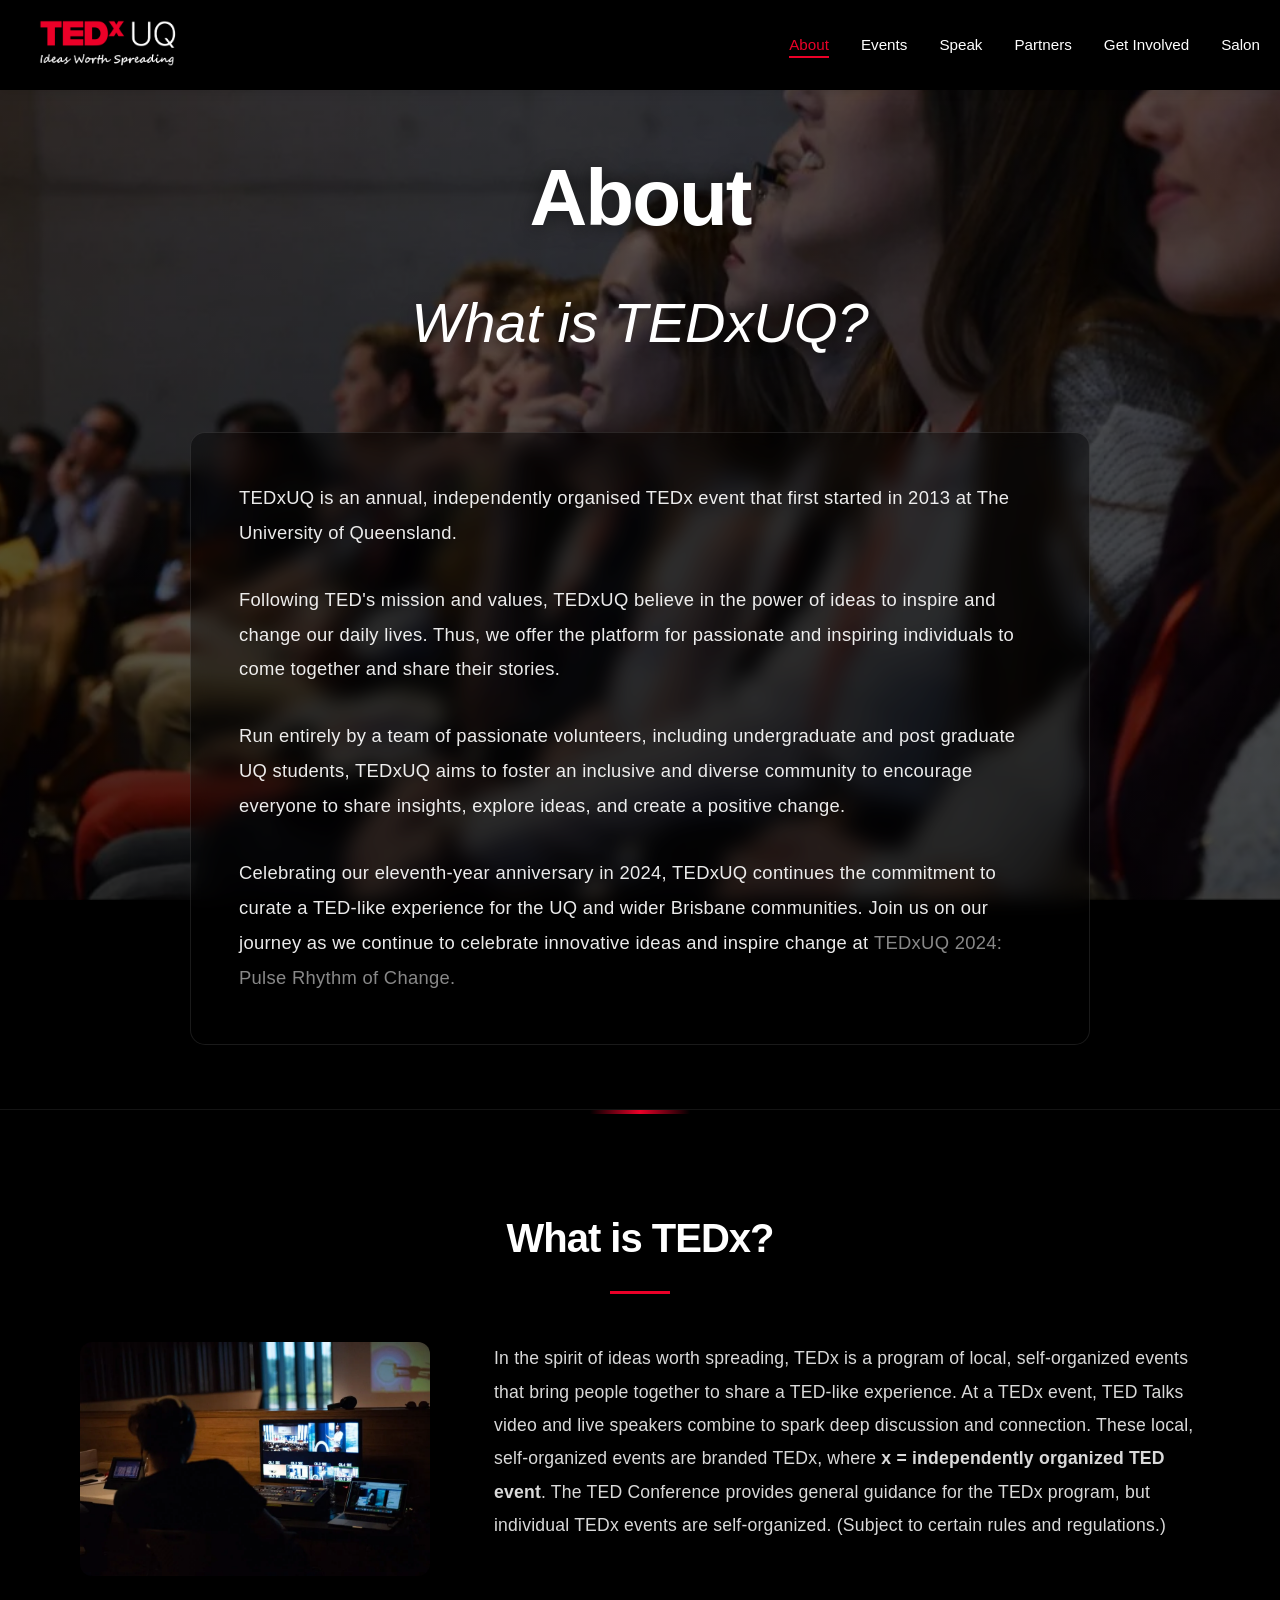
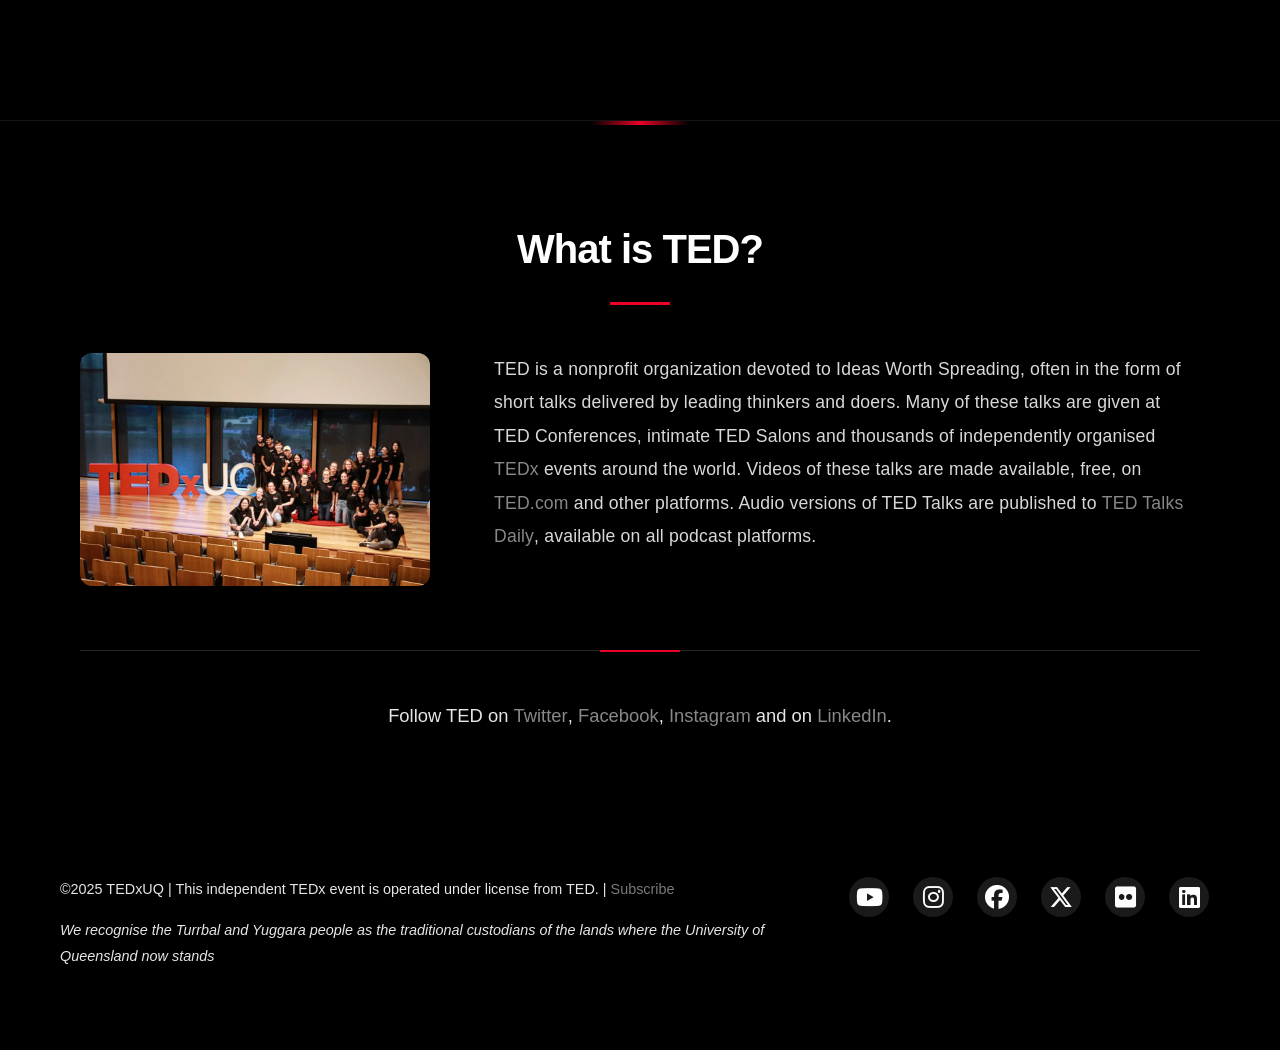
<file: about.html>
<!DOCTYPE html>
<html lang="en">

<head>
    <meta charset="UTF-8">
    <meta name="viewport" content="width=device-width, initial-scale=1.0">
    <title>About - TEDxUQ</title>
    <link rel="stylesheet" href="css/styles.css">
    <link rel="stylesheet" href="css/about.css">
    <link rel="stylesheet" href="https://cdnjs.cloudflare.com/ajax/libs/font-awesome/6.5.1/css/all.min.css"
        integrity="sha512-DTOQO9RWCH3ppGqcWaEA1BIZOC6xxalwEsw9c2QQeAIftl+Vegovlnee1c9QX4TctnWMn13TZye+giMm8e2LwA=="
        crossorigin="anonymous" referrerpolicy="no-referrer" />
</head>

<body>
    <!-- Navigation -->
    <nav class="navbar">
        <div class="nav-container">
            <div class="logo">
                <a href="index.html"><img src="images/Logo.png" alt="TEDxUQ"></a>
            </div>
            <ul class="nav-menu" id="navMenu">
                <li><a href="about.html" class="active">About</a></li>
                <li><a href="event.html">Events</a></li>
                <li><a href="speak.html">Speak</a></li>
                <li><a href="#partners">Partners</a></li>
                <li><a href="#involved">Get Involved</a></li>
                <li><a href="#salon">Salon</a></li>
            </ul>
            <div class="hamburger" id="hamburger">
                <span></span>
                <span></span>
                <span></span>
            </div>
        </div>
    </nav>

    <!-- About Hero Section -->
    <section class="about-hero">
        <div class="about-hero-background"></div>
        <div class="about-hero-content">
            <div class="container">
                <h1>About</h1>
                <h2 class="about-title">What is TEDxUQ?</h2>
                <div class="about-text-content">
                    <p>TEDxUQ is an annual, independently organised TEDx event that first started in 2013 at The
                        University of Queensland.</p>

                    <p>Following TED's mission and values, TEDxUQ believe in the power of ideas to inspire and change
                        our daily lives. Thus, we offer the platform for passionate and inspiring individuals to come
                        together and share their stories.</p>

                    <p>Run entirely by a team of passionate volunteers, including undergraduate and post graduate UQ
                        students, TEDxUQ aims to foster an inclusive and diverse community to encourage everyone to
                        share insights, explore ideas, and create a positive change.</p>

                    <p>Celebrating our eleventh-year anniversary in 2024, TEDxUQ continues the commitment to curate a
                        TED-like experience for the UQ and wider Brisbane communities. Join us on our journey as we
                        continue to celebrate innovative ideas and inspire change at <a
                            href="https://www.facebook.com/events/2226380744385794/" target="_blank"
                            rel="noopener noreferrer">TEDxUQ 2024: Pulse Rhythm of Change.</a></p>
                </div>
            </div>
        </div>
    </section>

    <!-- About TEDx Section -->
    <section class="about-tedx-section">
        <div class="container">
            <div class="about-tedx-content">
                <h3>What is TEDx?</h3>
                <div class="about-tedx-text">
                    <img src="images/about/2.webp" alt="TEDx Event" class="about-section-image">
                    <p>In the spirit of ideas worth spreading, TEDx is a program of local, self-organized events that
                        bring people together to share a TED-like experience. At a TEDx event, TED Talks video and live
                        speakers combine to spark deep discussion and connection. These local, self-organized events are
                        branded TEDx, where <strong>x = independently organized TED event</strong>. The TED Conference provides general
                        guidance for the TEDx program, but individual TEDx events are self-organized. (Subject to
                        certain rules and regulations.)</p>
                </div>
            </div>
        </div>
    </section>

    <!-- About TED Section -->
    <section class="about-ted-section">
        <div class="container">
            <div class="about-ted-content">
                <h3>What is TED?</h3>
                <div class="about-ted-text">
                    <img src="images/about/3.webp" alt="TED" class="about-section-image">
                    <div class="about-ted-text-content">
                        <p>TED is a nonprofit organization devoted to Ideas Worth Spreading, often in the form of short
                            talks delivered by leading thinkers and doers. Many of these talks are given at TED
                            Conferences, intimate TED Salons and thousands of independently organised <a href="https://www.ted.com/about/programs-initiatives/tedx-program" target="_blank" rel="noopener noreferrer">TEDx</a> events around
                            the world. Videos of these talks are made available, free, on <a href="https://www.ted.com/" target="_blank" rel="noopener noreferrer">TED.com</a> and other platforms.
                            Audio versions of TED Talks are published to <a href="https://podcasts.apple.com/us/new" target="_blank" rel="noopener noreferrer">TED Talks Daily</a>, available on all podcast
                            platforms.</p>

                    </div>
                </div>
                <div class="about-ted-follow">
                    <p>Follow TED on <a href="https://x.com/tedtalks" target="_blank"
                            rel="noopener noreferrer">Twitter</a>, <a href="https://www.facebook.com/TED"
                            target="_blank" rel="noopener noreferrer">Facebook</a>, <a
                            href="https://www.instagram.com/ted/" target="_blank"
                            rel="noopener noreferrer">Instagram</a> and on <a
                            href="https://www.linkedin.com/company/ted-conferences" target="_blank"
                            rel="noopener noreferrer">LinkedIn</a>.</p>
                </div>
            </div>
        </div>
    </section>

    <!-- Footer -->
    <footer class="footer">
        <div class="container">
            <div class="footer-content">
                <div class="footer-text">
                    <p class="copyright">©2025 TEDxUQ | This independent TEDx event is operated under license from TED.
                        | <a href="https://tedxuq.us3.list-manage.com/subscribe?u=a29d3857210ffb692215af10f&id=8a4df292cb"
                            target="_blank" rel="noopener noreferrer">Subscribe</a></p>
                    <p class="acknowledgment">We recognise the Turrbal and Yuggara people as the traditional custodians
                        of the lands where the University of Queensland now stands</p>
                </div>
                <div class="social-links">
                    <a href="https://www.youtube.com/@tedxuq/playlists" target="_blank" rel="noopener noreferrer"
                        aria-label="YouTube" class="social-icon">
                        <i class="fab fa-youtube"></i>
                    </a>
                    <a href="https://www.instagram.com/tedxuq/" target="_blank" rel="noopener noreferrer"
                        aria-label="Instagram" class="social-icon">
                        <i class="fab fa-instagram"></i>
                    </a>
                    <a href="https://www.facebook.com/tedxuq/" target="_blank" rel="noopener noreferrer"
                        aria-label="Facebook" class="social-icon">
                        <i class="fab fa-facebook"></i>
                    </a>
                    <a href="https://x.com/tedxuq" target="_blank" rel="noopener noreferrer" aria-label="Twitter/X"
                        class="social-icon">
                        <i class="fab fa-x-twitter"></i>
                    </a>
                    <a href="https://www.flickr.com/photos/94447818@N03/" target="_blank" rel="noopener noreferrer"
                        aria-label="Flickr" class="social-icon">
                        <i class="fab fa-flickr"></i>
                    </a>
                    <a href="https://www.linkedin.com/company/tedxuq/" target="_blank" rel="noopener noreferrer"
                        aria-label="LinkedIn" class="social-icon">
                        <i class="fab fa-linkedin"></i>
                    </a>
                </div>
            </div>
        </div>
    </footer>

    <script src="js/script.js"></script>
</body>

</html>
</file>
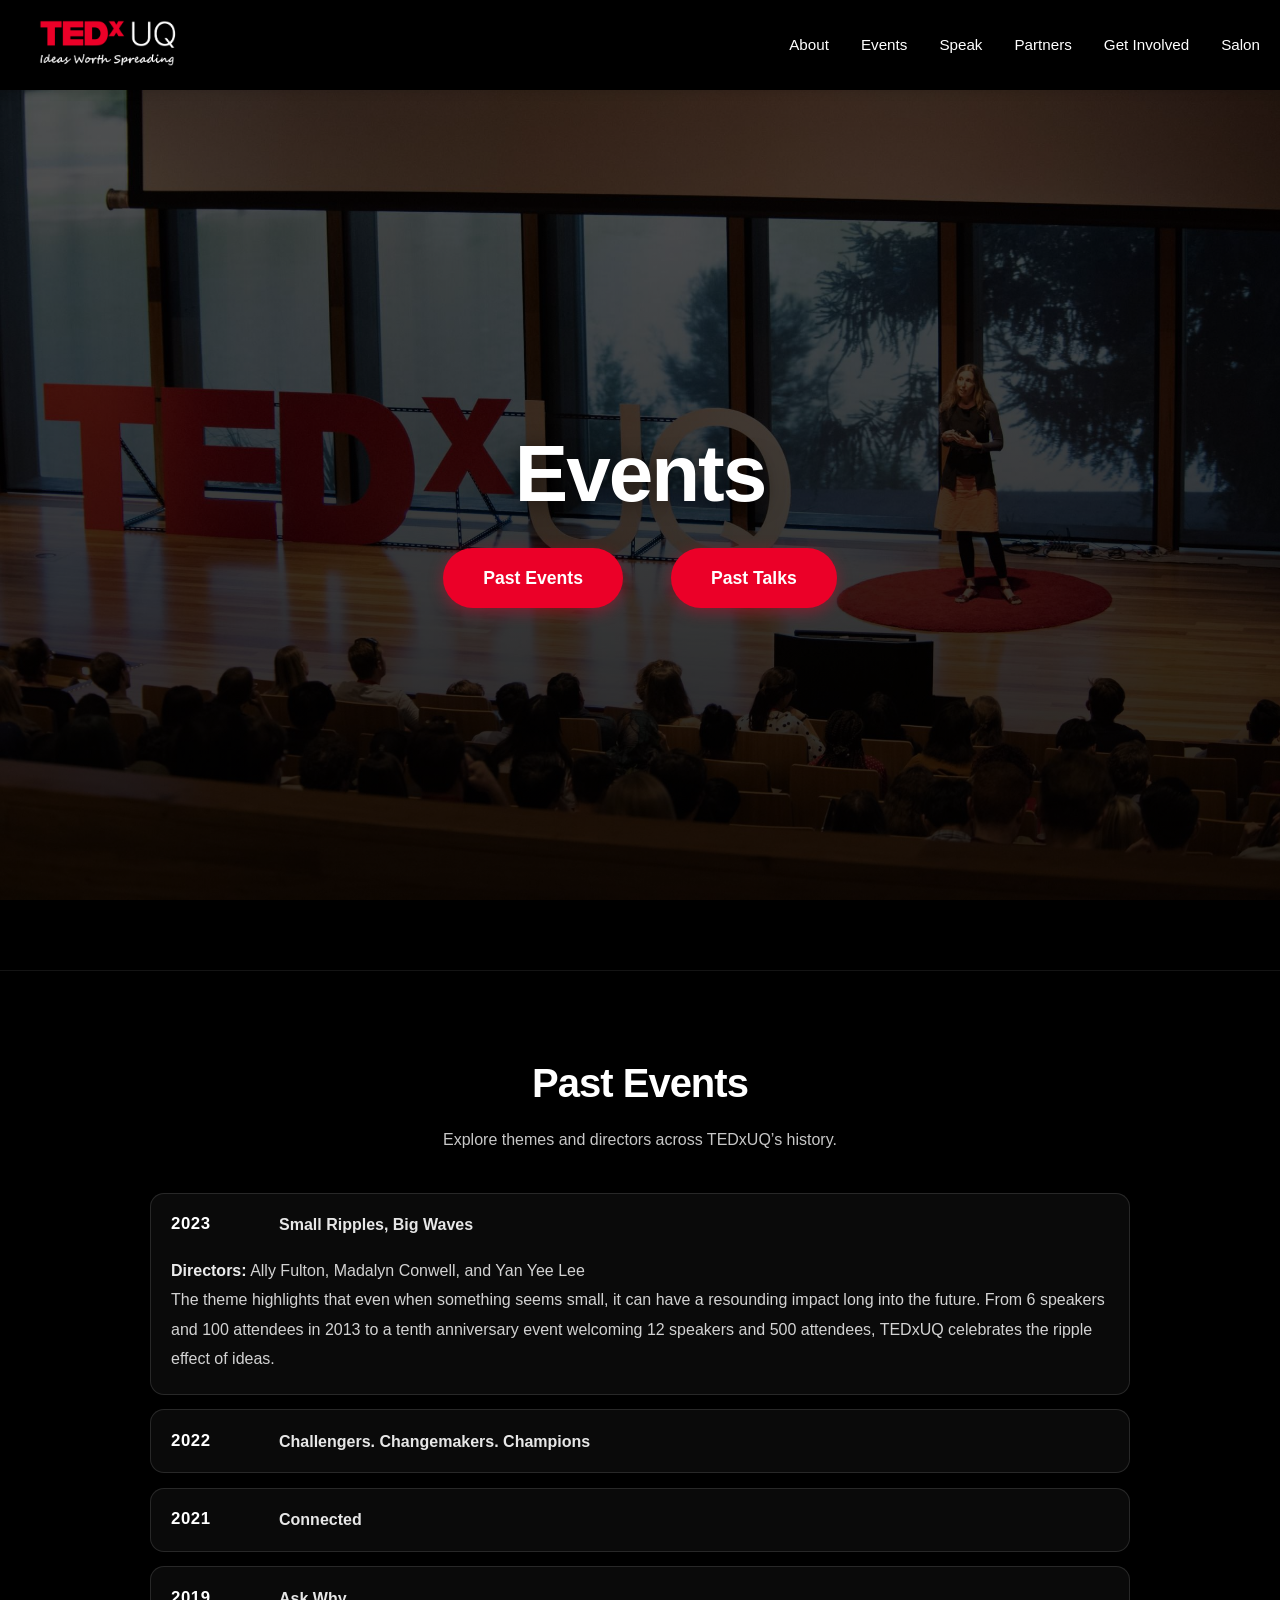
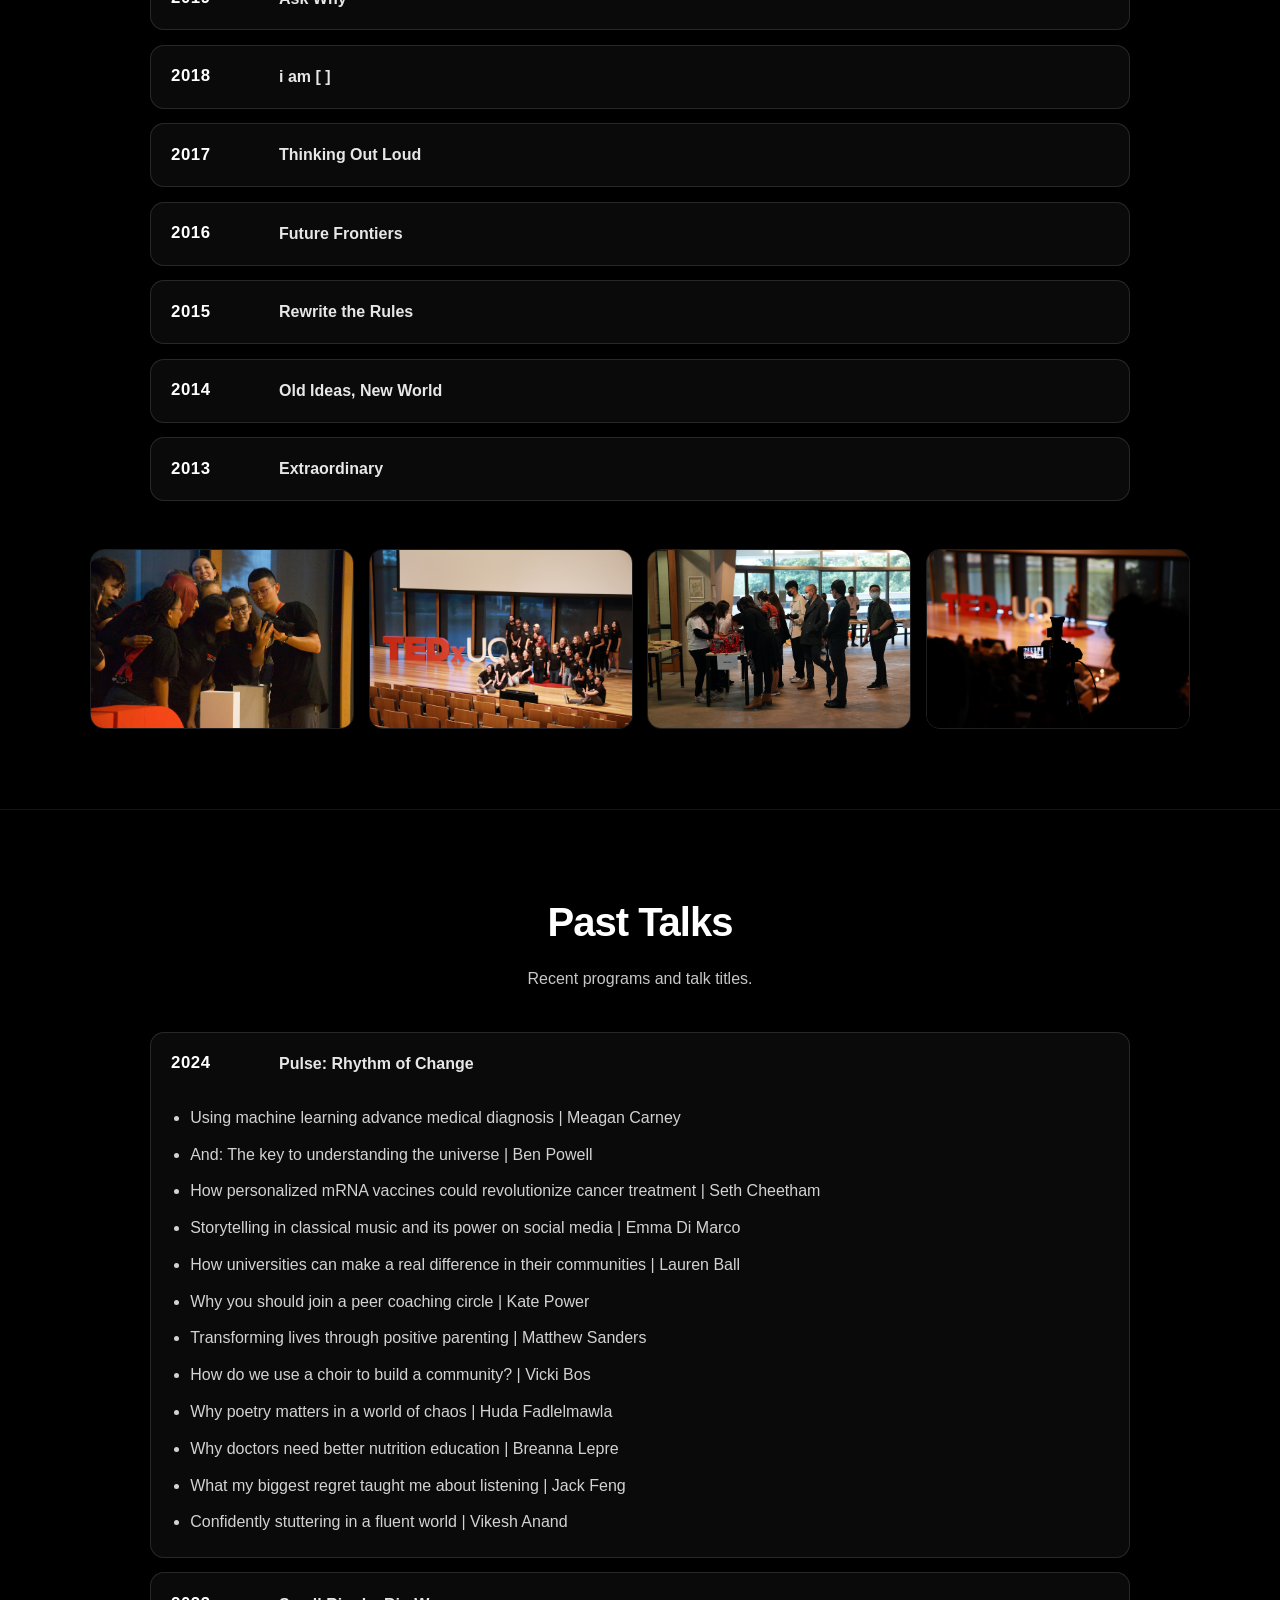
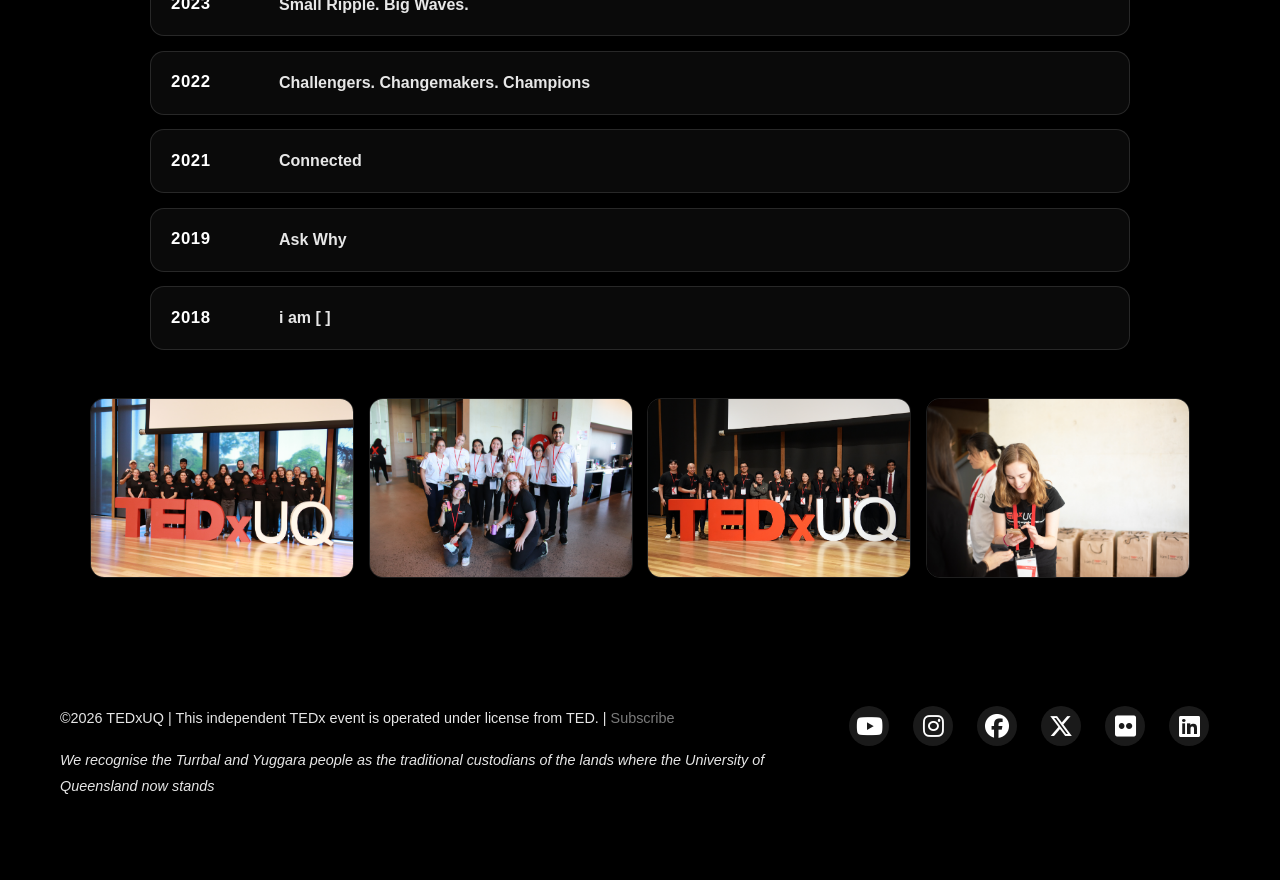
<file: event.html>
<!DOCTYPE html>
<html lang="en">

<head>
    <meta charset="UTF-8">
    <meta name="viewport" content="width=device-width, initial-scale=1.0">
    <title>Events - TEDxUQ</title>
    <link rel="stylesheet" href="css/styles.css">
    <link rel="stylesheet" href="css/event.css">
    <link rel="stylesheet" href="https://cdnjs.cloudflare.com/ajax/libs/font-awesome/6.5.1/css/all.min.css"
        integrity="sha512-DTOQO9RWCH3ppGqcWaEA1BIZOC6xxalwEsw9c2QQeAIftl+Vegovlnee1c9QX4TctnWMn13TZye+giMm8e2LwA=="
        crossorigin="anonymous" referrerpolicy="no-referrer" />
</head>

<body>
    <!-- Navigation -->
    <nav class="navbar">
        <div class="nav-container">
            <div class="logo">
                <a href="index.html"><img src="images/Logo.png" alt="TEDxUQ"></a>
            </div>
            <ul class="nav-menu" id="navMenu">
                <li><a href="about.html">About</a></li>
                <li><a href="event.html" class="active">Events</a></li>
                <li><a href="speak.html">Speak</a></li>
                <li><a href="index.html#partners">Partners</a></li>
                <li><a href="index.html#involved">Get Involved</a></li>
                <li><a href="index.html#salon">Salon</a></li>
            </ul>
            <div class="hamburger" id="hamburger">
                <span></span>
                <span></span>
                <span></span>
            </div>
        </div>
    </nav>

    <!-- Hero -->
    <header class="events-hero" id="top">
        <div class="events-hero-bg"></div>
        <div class="events-hero-content container">
            <h1>Events</h1>
            <div class="events-hero-cta">
                <a href="#past-events" class="events-pill">Past Events</a>
                <a href="#past-talks" class="events-pill">Past Talks</a>
            </div>
        </div>
    </header>

    <!-- Past Events -->
    <section class="events-section" id="past-events">
        <div class="container">
            <div class="events-section-header">
                <h2>Past Events</h2>
                <p>Explore themes and directors across TEDxUQ’s history.</p>
            </div>

            <div class="events-accordion">
                <details open>
                    <summary>
                        <span class="events-year">2023</span>
                        <span class="events-theme">Small Ripples, Big Waves</span>
                    </summary>
                    <div class="events-detail">
                        <p><strong>Directors:</strong> Ally Fulton, Madalyn Conwell, and Yan Yee Lee</p>
                        <p>
                            The theme highlights that even when something seems small, it can have a resounding impact
                            long into the future. From 6 speakers and 100 attendees in 2013 to a tenth anniversary event
                            welcoming 12 speakers and 500 attendees, TEDxUQ celebrates the ripple effect of ideas.
                        </p>
                    </div>
                </details>

                <details>
                    <summary>
                        <span class="events-year">2022</span>
                        <span class="events-theme">Challengers. Changemakers. Champions</span>
                    </summary>
                    <div class="events-detail">
                        <p><strong>Directors:</strong> Ally Fulton and Madalyn Conwell</p>
                        <p>
                            TEDxUQ 2022 celebrated speakers who challenge the status quo, create change, and champion
                            their fields—prompting us to reimagine our worldview.
                        </p>
                    </div>
                </details>

                <details>
                    <summary>
                        <span class="events-year">2021</span>
                        <span class="events-theme">Connected</span>
                    </summary>
                    <div class="events-detail">
                        <p><strong>Directors:</strong> Janice Reid and Madalyn Conwell</p>
                        <p>
                            In 2021, TEDxUQ chose the theme <strong>Connected</strong> to celebrate the opportunity to
                            come together, especially in light of the COVID-19 pandemic.
                        </p>
                    </div>
                </details>

                <details>
                    <summary>
                        <span class="events-year">2019</span>
                        <span class="events-theme">Ask Why</span>
                    </summary>
                    <div class="events-detail">
                        <p><strong>Directors:</strong> Janice Reid and Madalyn Conwell</p>
                        <p>
                            <strong>Ask Why</strong> celebrated curiosity and challenging what we think we know. It was
                            TEDxUQ’s largest event to date, with 500 attendees gathering in the Advanced Engineering
                            Building.
                        </p>
                    </div>
                </details>

                <details>
                    <summary>
                        <span class="events-year">2018</span>
                        <span class="events-theme">i am [ ]</span>
                    </summary>
                    <div class="events-detail">
                        <p><strong>Directors:</strong> Janice Reid and Jarrad Aspen</p>
                        <p>
                            This theme encapsulated two key pillars—innovation and diversity—and explored how people
                            define themselves through lived experience.
                        </p>
                    </div>
                </details>

                <details>
                    <summary>
                        <span class="events-year">2017</span>
                        <span class="events-theme">Thinking Out Loud</span>
                    </summary>
                    <div class="events-detail">
                        <p><strong>Director:</strong> Adrian Stokes</p>
                        <p>
                            Conversations and collaboration as the driving force behind innovation and change, with a
                            diverse range of domains including science, technology, psychology, business, and culture.
                        </p>
                    </div>
                </details>

                <details>
                    <summary>
                        <span class="events-year">2016</span>
                        <span class="events-theme">Future Frontiers</span>
                    </summary>
                    <div class="events-detail">
                        <p><strong>Director:</strong> Montgomery Quaife-Ryan</p>
                        <p>
                            A theme shaped by uncertainty and a desire to uncover new frontiers across science,
                            technology, psychology, business, law, and the arts.
                        </p>
                    </div>
                </details>

                <details>
                    <summary>
                        <span class="events-year">2015</span>
                        <span class="events-theme">Rewrite the Rules</span>
                    </summary>
                    <div class="events-detail">
                        <p><strong>Director:</strong> Marya Atmeh</p>
                        <p>
                            TEDxUQ’s third annual instalment, focused on how our thoughts and understandings are shaped
                            by tradition, upbringing, and external factors.
                        </p>
                    </div>
                </details>

                <details>
                    <summary>
                        <span class="events-year">2014</span>
                        <span class="events-theme">Old Ideas, New World</span>
                    </summary>
                    <div class="events-detail">
                        <p><strong>Director:</strong> Lawrence Kurniawan Wong</p>
                        <p>
                            Exploring how connecting with classic ideas can open a world of possibilities in an age of
                            exponential change.
                        </p>
                    </div>
                </details>

                <details>
                    <summary>
                        <span class="events-year">2013</span>
                        <span class="events-theme">Extraordinary</span>
                    </summary>
                    <div class="events-detail">
                        <p><strong>Director:</strong> Lawrence Kurniawan Wong</p>
                        <p>
                            TEDxUQ’s inaugural event at the Physiology Lecture Theatre, featuring a diverse range of
                            topics including human minds, robots, impostors, success, genetically modified organisms,
                            and entrepreneurship.
                        </p>
                    </div>
                </details>
            </div>

            <div class="events-gallery" aria-label="Event photo gallery">
                <img src="images/event/2021 (1).jpg" alt="TEDxUQ event photo">
                <img src="images/event/2021 (10).jpg" alt="TEDxUQ event photo">
                <img src="images/event/2022 (15).jpg" alt="TEDxUQ event photo">
                <img src="images/event/2019 (4).jpg" alt="TEDxUQ event photo">
            </div>
        </div>
    </section>

    <!-- Past Talks -->
    <section class="events-section" id="past-talks">
        <div class="container">
            <div class="events-section-header">
                <h2>Past Talks</h2>
                <p>Recent programs and talk titles.</p>
            </div>

            <div class="events-accordion">
                <details open>
                    <summary>
                        <span class="events-year">2024</span>
                        <span class="events-theme">Pulse: Rhythm of Change</span>
                    </summary>
                    <div class="events-detail">
                        <ul class="events-list">
                            <li>Using machine learning advance medical diagnosis | Meagan Carney</li>
                            <li>And: The key to understanding the universe | Ben Powell</li>
                            <li>How personalized mRNA vaccines could revolutionize cancer treatment | Seth Cheetham</li>
                            <li>Storytelling in classical music and its power on social media | Emma Di Marco</li>
                            <li>How universities can make a real difference in their communities | Lauren Ball</li>
                            <li>Why you should join a peer coaching circle | Kate Power</li>
                            <li>Transforming lives through positive parenting | Matthew Sanders</li>
                            <li>How do we use a choir to build a community? | Vicki Bos</li>
                            <li>Why poetry matters in a world of chaos | Huda Fadlelmawla</li>
                            <li>Why doctors need better nutrition education | Breanna Lepre</li>
                            <li>What my biggest regret taught me about listening | Jack Feng</li>
                            <li>Confidently stuttering in a fluent world | Vikesh Anand</li>
                        </ul>
                    </div>
                </details>

                <details>
                    <summary>
                        <span class="events-year">2023</span>
                        <span class="events-theme">Small Ripple. Big Waves.</span>
                    </summary>
                    <div class="events-detail">
                        <ul class="events-list">
                            <li>Why we need minerals to save our world | Daniel Franks</li>
                            <li>Ageism: the longevity thief | Nancy Pachana</li>
                            <li>Compassion: Lessons from my daughter | Stan Steindl</li>
                            <li>What a bum hole in the wall taught me about history | Sharlene Allsopp</li>
                            <li>Self advocacy and why we need it | Kathy Ellem & Donna Best</li>
                            <li>How superworms can help solve our plastic waste crisis | Chris Rinke</li>
                            <li>Ice Age Australia: A journey through time and extinction | Gilbert Price</li>
                            <li>Unlocking meaningful art experiences In Real Life | Jodi Ferrari</li>
                            <li>How our emotions can help us save the planet | Claudia Benham</li>
                            <li>Investing in youth: Participatory funding & why we need it | Rainasyia Zafira</li>
                            <li>What does the beach have to do with your privacy? | Brendan Walker-Munro</li>
                            <li>Improvised Poetry Performance | Huda Fadlelmawla</li>
                        </ul>
                    </div>
                </details>

                <details>
                    <summary>
                        <span class="events-year">2022</span>
                        <span class="events-theme">Challengers. Changemakers. Champions</span>
                    </summary>
                    <div class="events-detail">
                        <ul class="events-list">
                            <li>Will Australian snakes kill me? The answer may surprise you! | Christina Zdenek</li>
                            <li>Exposing music exams and the distinction delusion | Serena Mak</li>
                            <li>Living in two worlds: exploring Aboriginality | Injarra and Unngoorra Harbour</li>
                            <li>What do Deaf people want in a smart assistant? | Jessica Korte & Julie Lyons</li>
                            <li>Decisions and deliberations: how schizophrenia is more than psychosis | James Kesby</li>
                            <li>The seesaw effect: building children’s resilience by emotional regulation | Jacqui Barfoot</li>
                            <li>Your health, your bank account, your planet: the hidden costs of cars | Pieter van Heerden</li>
                            <li>From a dream to a jab in the arm: accessing healthcare for the disadvantaged | Jeremy Hunt</li>
                            <li>The business world is for everyone – academics, researchers, even hippies | Alan Robertson</li>
                            <li>Don’t be a prick: what not to say to someone with diabetes | Ashley Hanger</li>
                            <li>Museums in an age of social media: who will preserve our stories? | Caroline Wilson-Barnao</li>
                            <li>Channelling cute aggression for conservation | Tamielle Brunt</li>
                        </ul>
                    </div>
                </details>

                <details>
                    <summary>
                        <span class="events-year">2021</span>
                        <span class="events-theme">Connected</span>
                    </summary>
                    <div class="events-detail">
                        <ul class="events-list">
                            <li>Could you be a victim of domestic violence? | Ben Bjarnesen</li>
                            <li>Universities as Disability Champions of Change | Paul Harpur</li>
                            <li>How your waste can change the world | Ashley Baxter</li>
                            <li>Why the secret to changing the world lies in effective social enterprise | Mikhara Ramsing</li>
                            <li>A hypersonic journey | Allan Paull</li>
                            <li>How to work out who you really are | Luke Furness</li>
                            <li>Tapping into the life-changing potential of intentional storytelling | Paige Wilcox</li>
                            <li>Why simple salt water is so much more than it seems | Tim Duignan</li>
                            <li>Dying young in the arms of music | Maggie James</li>
                            <li>How art and music helped me overcome my Complex PTSD | Deena Lynch</li>
                            <li>How to raise resilient children in a fear-based world | Lukas Ritson</li>
                            <li>More than a best friend: pet dogs can help us cure cancer | Rachel Allavena</li>
                        </ul>
                    </div>
                </details>

                <details>
                    <summary>
                        <span class="events-year">2019</span>
                        <span class="events-theme">Ask Why</span>
                    </summary>
                    <div class="events-detail">
                        <ul class="events-list">
                            <li>Deadly cures: how venomous animals could save your life | Glenn King</li>
                            <li>Chess: an educational tool for Emotional Intelligence | Ash Reddy</li>
                            <li>Unleashing your game-changing potential | Cameron Turner</li>
                            <li>Visual Storytelling: drawing out our collective intelligence | Hayley Langsdorf</li>
                            <li>Honouring your wonder: observe | Alicia Sometimes</li>
                            <li>Self-extinguishing timber buildings: a climate change solution? | Carmen Gorska Putynska</li>
                            <li>To create change we need to create new stories | Donna Hancox</li>
                            <li>Content moderators: the gatekeepers of social media | Gianluca Demartini</li>
                            <li>Impossible is nothing | John Fraser</li>
                            <li>World Politics from the Social to the Ecological Question | Martin Weber</li>
                            <li>Why a press freedom law should matter to us all | Peter Greste</li>
                            <li>How works of fiction become words for change | Simon Cleary</li>
                            <li>What can an escape room teach us about cancer? | Ken Dutton-Regester</li>
                        </ul>
                    </div>
                </details>

                <details>
                    <summary>
                        <span class="events-year">2018</span>
                        <span class="events-theme">i am [ ]</span>
                    </summary>
                    <div class="events-detail">
                        <ul class="events-list">
                            <li>Reframing ‘work’: the other four letter word | Edwin Trevor-Roberts</li>
                            <li>Clamping down on the flavours of the flu | Chris McMillan</li>
                            <li>Want to help Africa? Travel there! | Kelly Virginia Phelan</li>
                            <li>Policing consent: seduction, lies, and limits of rape law | Zoe Brereton</li>
                            <li>Using Synthetic Biology to find synthetic athletes | Jason Whitfield</li>
                            <li>Responsibility to cool a warming planet does not lie with the poor | Kristen Lyons</li>
                            <li>Building the 21st century classroom | Scott Millar</li>
                            <li>The bitter conundrum: poison or medicine? | Eugeni Roura</li>
                            <li>Why the world needs faster food | Lee Hickey</li>
                        </ul>
                    </div>
                </details>
            </div>

            <div class="events-gallery" aria-label="Talks photo gallery">
                <img src="images/event/2021 (11).jpg" alt="TEDxUQ stage photo">
                <img src="images/event/2021 (12).jpg" alt="TEDxUQ stage photo">
                <img src="images/event/2022 (32).jpg" alt="TEDxUQ stage photo">
                <img src="images/event/2018 (3).jpg" alt="TEDxUQ stage photo">
            </div>
        </div>
    </section>

    <!-- Footer -->
    <footer class="footer">
        <div class="container">
            <div class="footer-content">
                <div class="footer-text">
                    <p class="copyright">©2026 TEDxUQ | This independent TEDx event is operated under license from TED.
                        | <a href="https://tedxuq.us3.list-manage.com/subscribe?u=a29d3857210ffb692215af10f&id=8a4df292cb"
                            target="_blank" rel="noopener noreferrer">Subscribe</a></p>
                    <p class="acknowledgment">We recognise the Turrbal and Yuggara people as the traditional custodians
                        of the lands where the University of Queensland now stands</p>
                </div>
                <div class="social-links">
                    <a href="https://www.youtube.com/@tedxuq/playlists" target="_blank" rel="noopener noreferrer"
                        aria-label="YouTube" class="social-icon">
                        <i class="fab fa-youtube"></i>
                    </a>
                    <a href="https://www.instagram.com/tedxuq/" target="_blank" rel="noopener noreferrer"
                        aria-label="Instagram" class="social-icon">
                        <i class="fab fa-instagram"></i>
                    </a>
                    <a href="https://www.facebook.com/tedxuq/" target="_blank" rel="noopener noreferrer"
                        aria-label="Facebook" class="social-icon">
                        <i class="fab fa-facebook"></i>
                    </a>
                    <a href="https://x.com/tedxuq" target="_blank" rel="noopener noreferrer" aria-label="Twitter/X"
                        class="social-icon">
                        <i class="fab fa-x-twitter"></i>
                    </a>
                    <a href="https://www.flickr.com/photos/94447818@N03/" target="_blank" rel="noopener noreferrer"
                        aria-label="Flickr" class="social-icon">
                        <i class="fab fa-flickr"></i>
                    </a>
                    <a href="https://www.linkedin.com/company/tedxuq/" target="_blank" rel="noopener noreferrer"
                        aria-label="LinkedIn" class="social-icon">
                        <i class="fab fa-linkedin"></i>
                    </a>
                </div>
            </div>
        </div>
    </footer>

    <script src="js/script.js"></script>
</body>

</html>
</file>
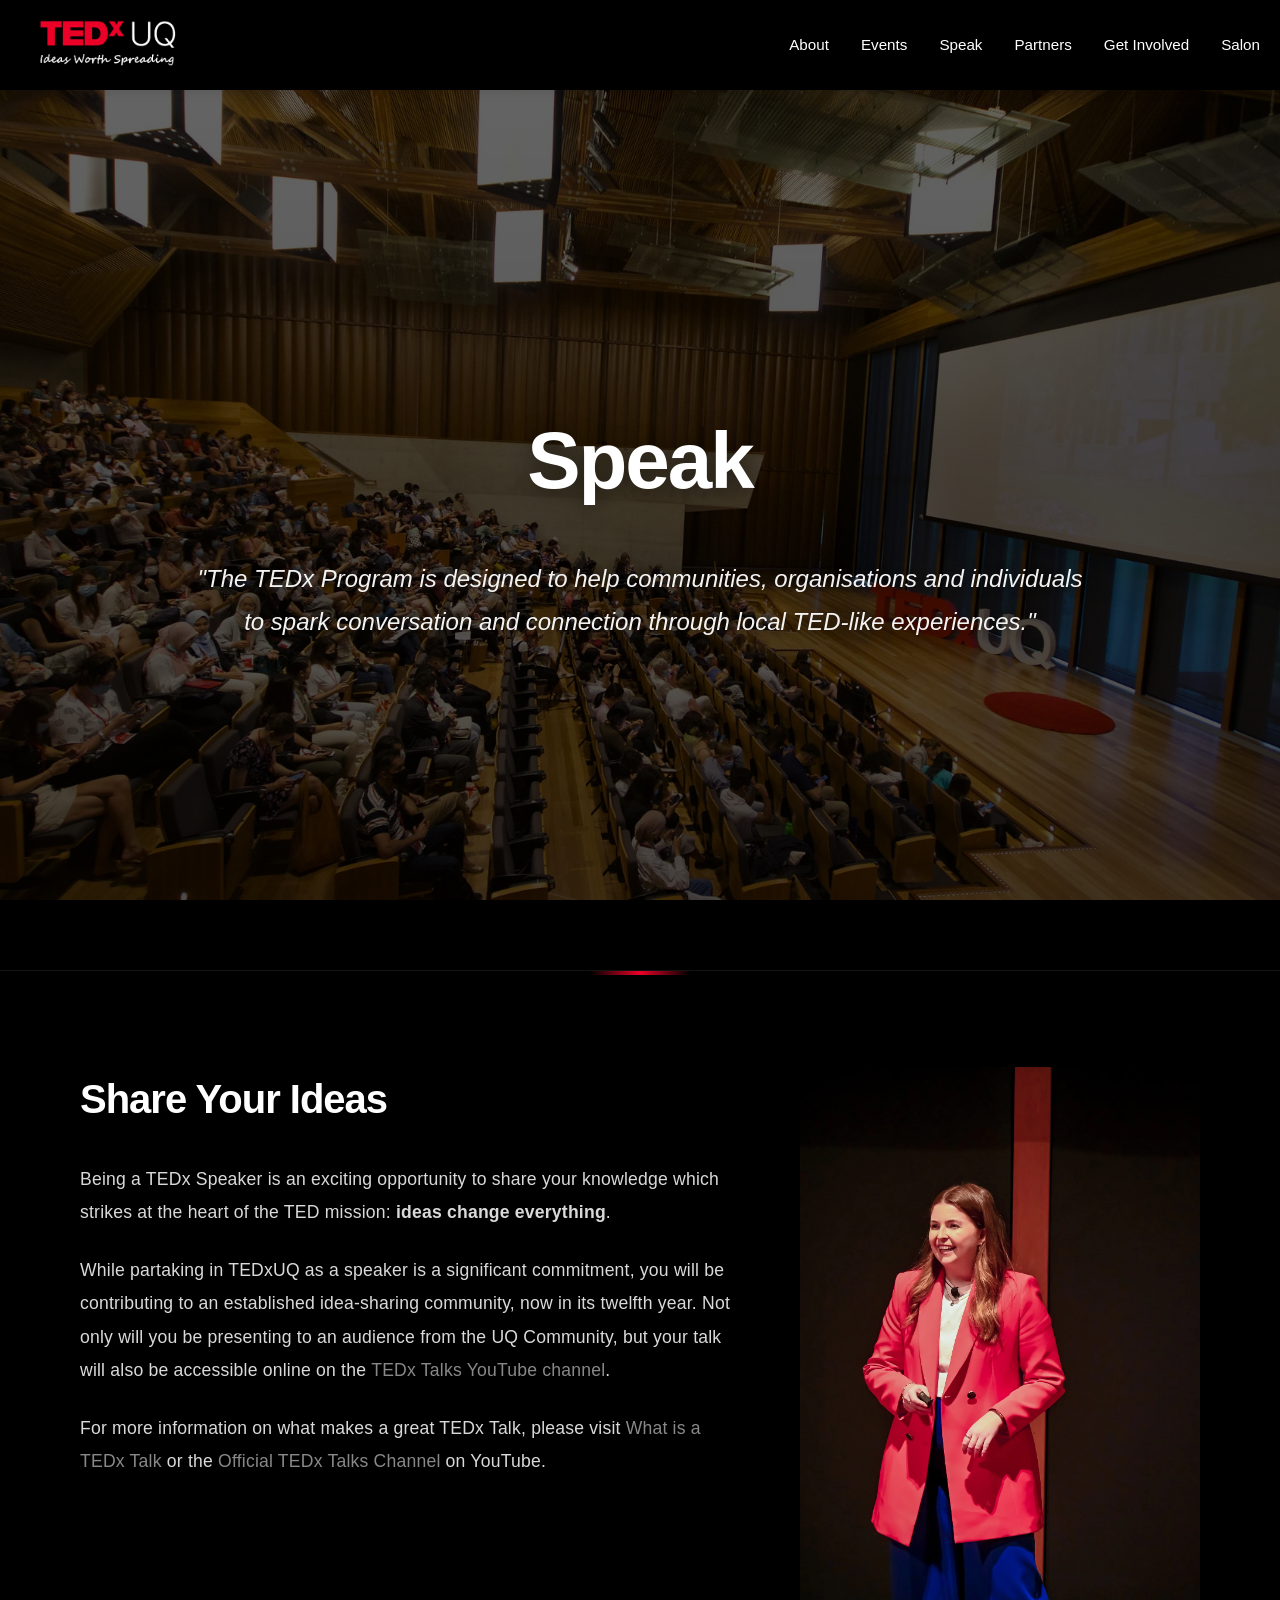
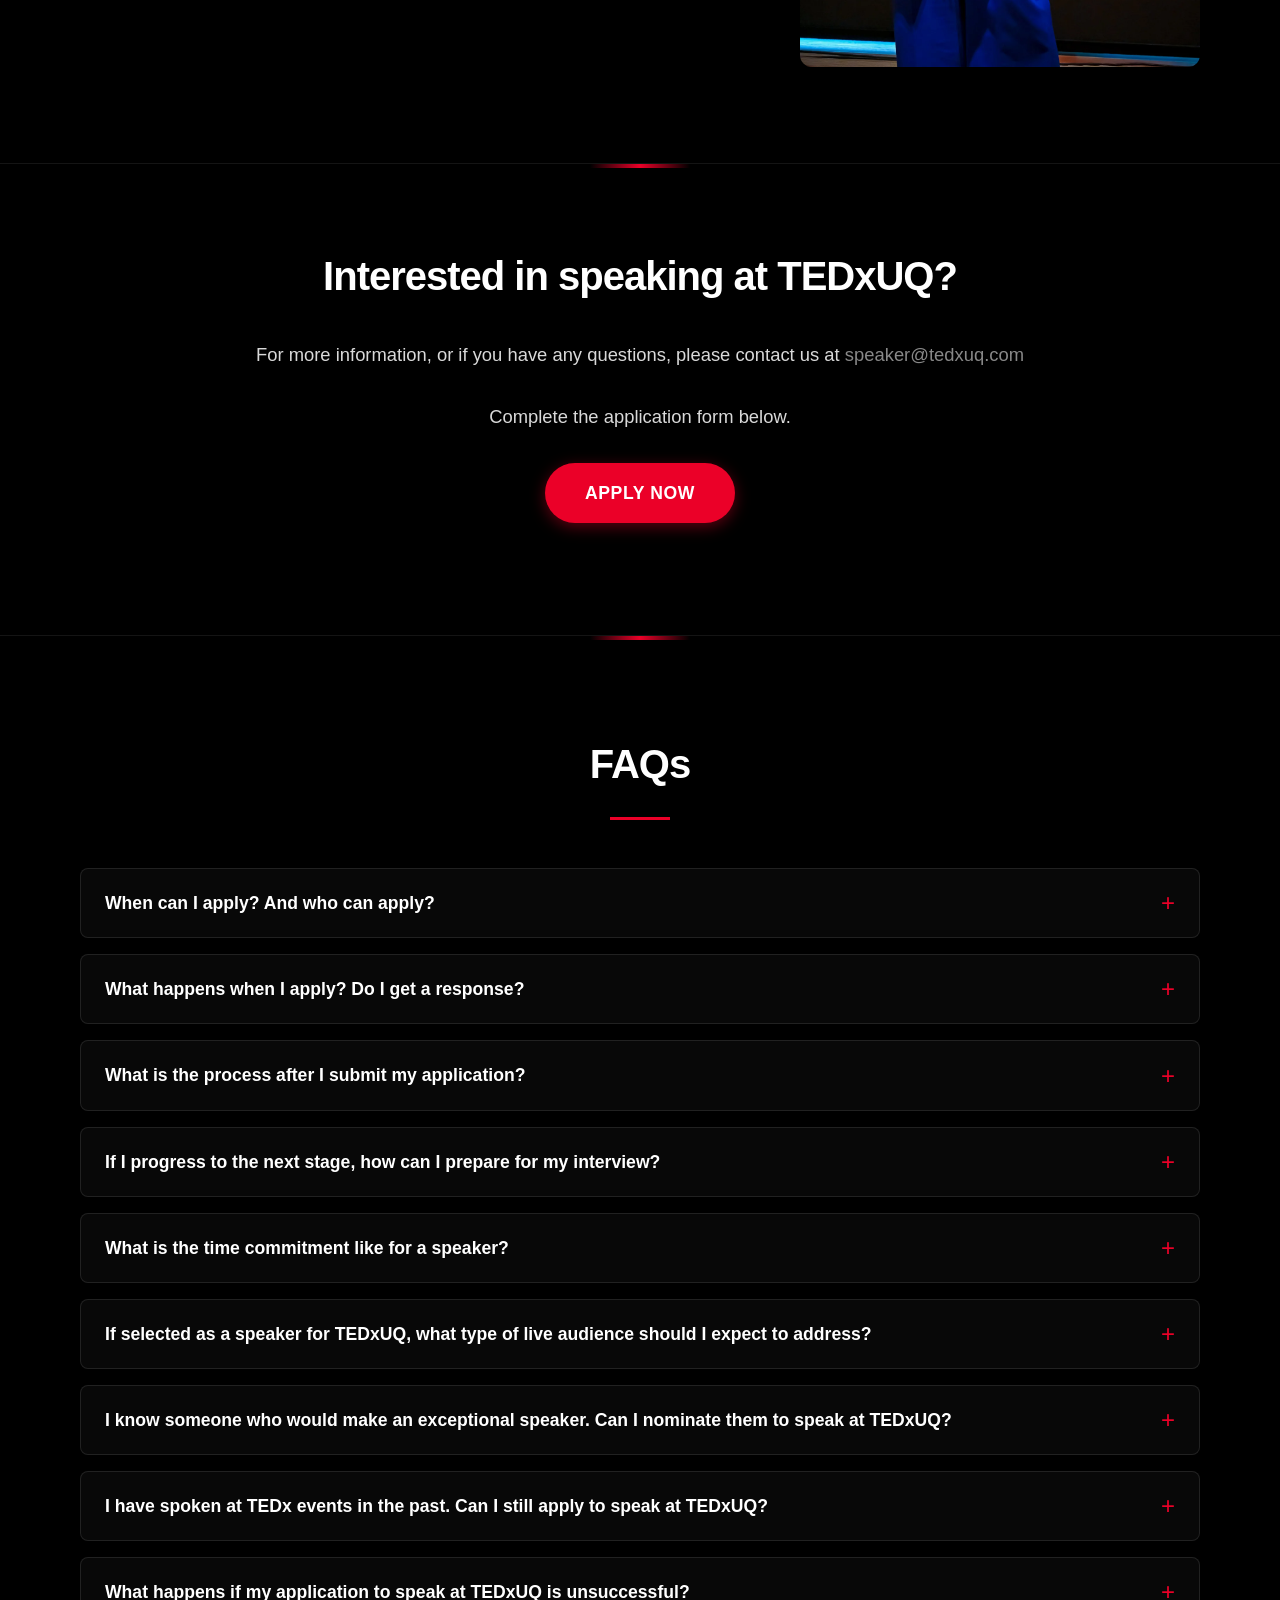
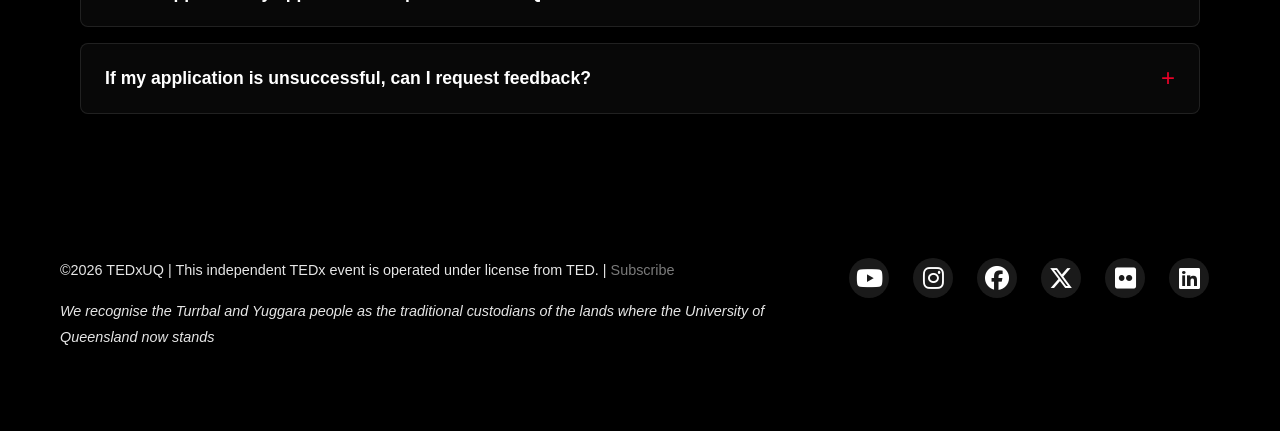
<file: speak.html>
<!DOCTYPE html>
<html lang="en">

<head>
    <meta charset="UTF-8">
    <meta name="viewport" content="width=device-width, initial-scale=1.0">
    <title>Speak - TEDxUQ</title>
    <link rel="stylesheet" href="css/styles.css">
    <link rel="stylesheet" href="css/speak.css">
    <link rel="stylesheet" href="https://cdnjs.cloudflare.com/ajax/libs/font-awesome/6.5.1/css/all.min.css"
        integrity="sha512-DTOQO9RWCH3ppGqcWaEA1BIZOC6xxalwEsw9c2QQeAIftl+Vegovlnee1c9QX4TctnWMn13TZye+giMm8e2LwA=="
        crossorigin="anonymous" referrerpolicy="no-referrer" />
</head>

<body>
    <!-- Navigation -->
    <nav class="navbar">
        <div class="nav-container">
            <div class="logo">
                <a href="index.html"><img src="images/Logo.png" alt="TEDxUQ"></a>
            </div>
            <ul class="nav-menu" id="navMenu">
                <li><a href="about.html">About</a></li>
                <li><a href="event.html">Events</a></li>
                <li><a href="speak.html" class="active">Speak</a></li>
                <li><a href="index.html#partners">Partners</a></li>
                <li><a href="index.html#involved">Get Involved</a></li>
                <li><a href="index.html#salon">Salon</a></li>
            </ul>
            <div class="hamburger" id="hamburger">
                <span></span>
                <span></span>
                <span></span>
            </div>
        </div>
    </nav>

    <!-- Hero Section -->
    <section class="speak-hero">
        <div class="speak-hero-background"></div>
        <div class="speak-hero-content">
            <div class="container">
                <h1>Speak</h1>
                <div class="speak-hero-quote">
                    <p>"The TEDx Program is designed to help communities, organisations and individuals to spark conversation and connection through local TED-like experiences."</p>
                </div>
            </div>
        </div>
    </section>

    <!-- Main Content Section -->
    <section class="speak-content-section">
        <div class="container">
            <div class="speak-content-wrapper">
                <div class="speak-text-content">
                    <h2>Share Your Ideas</h2>
                    <p>Being a TEDx Speaker is an exciting opportunity to share your knowledge which strikes at the heart of the TED mission: <strong>ideas change everything</strong>.</p>
                    
                    <p>While partaking in TEDxUQ as a speaker is a significant commitment, you will be contributing to an established idea-sharing community, now in its twelfth year. Not only will you be presenting to an audience from the UQ Community, but your talk will also be accessible online on the <a href="https://www.youtube.com/@tedxuq/playlists" target="_blank" rel="noopener noreferrer">TEDx Talks YouTube channel</a>.</p>
                    
                    <p>For more information on what makes a great TEDx Talk, please visit <a href="https://www.ted.com/participate/organize-a-local-tedx-event/before-you-start/what-is-a-tedx-talk" target="_blank" rel="noopener noreferrer">What is a TEDx Talk</a> or the <a href="https://www.youtube.com/user/TEDxTalks" target="_blank" rel="noopener noreferrer">Official TEDx Talks Channel</a> on YouTube.</p>
                </div>
                <div class="speak-image-content">
                    <img src="images/speak/2022_Speaker_1-optimized.webp" alt="TEDxUQ Speaker" class="speak-content-image">
                </div>
            </div>
        </div>
    </section>

    <!-- CTA Section -->
    <section class="speak-cta-section">
        <div class="container">
            <div class="speak-cta-content">
                <h3>Interested in speaking at TEDxUQ?</h3>
                <p class="speak-contact">For more information, or if you have any questions, please contact us at <a href="mailto:speaker@tedxuq.com">speaker@tedxuq.com</a></p>
                <p>Complete the application form below.</p>
                <a href="#" class="speak-cta-button">APPLY NOW</a>
                
            </div>
        </div>
    </section>

    <!-- FAQs Section -->
    <section class="speak-faq-section">
        <div class="container">
            <h2>FAQs</h2>
            <div class="speak-faq-content">
                <div class="speak-faq-list">
                    <details class="speak-faq-item">
                        <summary>When can I apply? And who can apply?</summary>
                        <div class="speak-faq-answer">
                            <p>Applications are always welcome throughout the year from UQ affiliates, the wider Brisbane community, and Australia.</p>
                        </div>
                    </details>

                    <details class="speak-faq-item">
                        <summary>What happens when I apply? Do I get a response?</summary>
                        <div class="speak-faq-answer">
                            <p>You will receive a confirmation email once your application has been submitted. All applications are reviewed by the TEDxUQ Curatorial Team once per year during the annual speaker selection period. The exact dates of this period are announced every year by TEDxUQ across relevant media channels. You will be notified on the progression of your application once it has been reviewed.</p>
                        </div>
                    </details>

                    <details class="speak-faq-item">
                        <summary>What is the process after I submit my application?</summary>
                        <div class="speak-faq-answer">
                            <p>All applications will be carefully evaluated by the TEDxUQ Curatorial Team during the annual speaker selection period. If your application is successful, you will progress to the interview stage where you will have the opportunity to present your idea in greater detail. All applicants will be informed about the outcome of their application.</p>
                        </div>
                    </details>

                    <details class="speak-faq-item">
                        <summary>If I progress to the next stage, how can I prepare for my interview?</summary>
                        <div class="speak-faq-answer">
                            <p>The purpose of the interview is to learn more about you and your idea. The interviews will be short, relaxed, and conversational. Please ensure your idea is well thought out and you’ve considered why you would like to present your idea at TEDxUQ. You can ask us any questions you may have about TEDxUQ as well. There is no special preparation you will need to do, nor will you need to bring anything along to the interview – just be yourself!</p>
                        </div>
                    </details>

                    <details class="speak-faq-item">
                        <summary>What is the time commitment like for a speaker?</summary>
                        <div class="speak-faq-answer">
                            <p>Being a TEDx speaker is an exciting opportunity and requires a significant commitment for several months leading up to the event. You will be expected to submit a number of drafts as you develop your talk within clearly defined deadlines. Moreover, there will be several rehearsals and speaker training sessions organised for the month ahead of the event.</p>
                        </div>
                    </details>

                    <details class="speak-faq-item">
                        <summary>If selected as a speaker for TEDxUQ, what type of live audience should I expect to address?</summary>
                        <div class="speak-faq-answer">
                            <p>TEDxUQ brings a TED-like experience to the UQ and wider Brisbane communities. Tickets will be available to members of the UQ community (students, staff, alumni), as well as the general public. Accordingly, it is typical for such an experience to be attended by people from a wide and diverse range of backgrounds and specialities.</p>
                        </div>
                    </details>

                    <details class="speak-faq-item">
                        <summary>I know someone who would make an exceptional speaker. Can I nominate them to speak at TEDxUQ?</summary>
                        <div class="speak-faq-answer">
                            <p>TEDxUQ does not have a dedicated speaker nomination process. We suggest that you forward the speaker application link to the person you believe would be a suitable speaker, as all applicants must be involved in the application and interviewing process to be considered.</p>
                        </div>
                    </details>

                    <details class="speak-faq-item">
                        <summary>I have spoken at TEDx events in the past. Can I still apply to speak at TEDxUQ?</summary>
                        <div class="speak-faq-answer">
                            <p>TED and TEDx platforms are about <em>ideas worth spreading</em> and we certainly understand that one speaker may have many ideas to share. However, all applicants must put forward an original talk presenting a new idea to the audience. During the speaker selection process, preference may be given to an idea that has not yet been shared on the TED or TEDx platforms.</p>
                        </div>
                    </details>

                    <details class="speak-faq-item">
                        <summary>What happens if my application to speak at TEDxUQ is unsuccessful?</summary>
                        <div class="speak-faq-answer">
                            <p>Every year we receive incredible applications across diverse disciplines, resulting in a very challenging selection process. An unsuccessful application does not mean that the idea presented is not worth spreading. We invite unsuccessful applicants to consider applying again in the future.</p>
                        </div>
                    </details>

                    <details class="speak-faq-item">
                        <summary>If my application is unsuccessful, can I request feedback?</summary>
                        <div class="speak-faq-answer">
                            <p>The process of interviewing, selecting, and preparing speakers for the TEDxUQ event is, though rewarding, incredibly challenging and requires our full commitment and attention. This means that unfortunately we cannot guarantee that we can provide detailed feedback to our unsuccessful applicants. However, we continue to encourage unsuccessful applicants to engage with the TED and TEDx platforms and invite them to consider applying again in the future.</p>
                        </div>
                    </details>
                </div>
            </div>
        </div>
    </section>

    <!-- Footer -->
    <footer class="footer">
        <div class="container">
            <div class="footer-content">
                <div class="footer-text">
                    <p class="copyright">©2026 TEDxUQ | This independent TEDx event is operated under license from TED.
                        | <a href="https://tedxuq.us3.list-manage.com/subscribe?u=a29d3857210ffb692215af10f&id=8a4df292cb"
                            target="_blank" rel="noopener noreferrer">Subscribe</a></p>
                    <p class="acknowledgment">We recognise the Turrbal and Yuggara people as the traditional custodians
                        of the lands where the University of Queensland now stands</p>
                </div>
                <div class="social-links">
                    <a href="https://www.youtube.com/@tedxuq/playlists" target="_blank" rel="noopener noreferrer"
                        aria-label="YouTube" class="social-icon">
                        <i class="fab fa-youtube"></i>
                    </a>
                    <a href="https://www.instagram.com/tedxuq/" target="_blank" rel="noopener noreferrer"
                        aria-label="Instagram" class="social-icon">
                        <i class="fab fa-instagram"></i>
                    </a>
                    <a href="https://www.facebook.com/tedxuq/" target="_blank" rel="noopener noreferrer"
                        aria-label="Facebook" class="social-icon">
                        <i class="fab fa-facebook"></i>
                    </a>
                    <a href="https://x.com/tedxuq" target="_blank" rel="noopener noreferrer" aria-label="Twitter/X"
                        class="social-icon">
                        <i class="fab fa-x-twitter"></i>
                    </a>
                    <a href="https://www.flickr.com/photos/94447818@N03/" target="_blank" rel="noopener noreferrer"
                        aria-label="Flickr" class="social-icon">
                        <i class="fab fa-flickr"></i>
                    </a>
                    <a href="https://www.linkedin.com/company/tedxuq/" target="_blank" rel="noopener noreferrer"
                        aria-label="LinkedIn" class="social-icon">
                        <i class="fab fa-linkedin"></i>
                    </a>
                </div>
            </div>
        </div>
    </footer>

    <script src="js/script.js"></script>
</body>

</html>
</file>
<file: css/styles.css>
/* Reset and Base Styles */
* {
    margin: 0;
    padding: 0;
    box-sizing: border-box;
}

:root {
    --primary-color: #eb0028;
    --primary-dark: #c41e1e;
    --text-dark: #000000;
    --text-light: #ffffff;
    --bg-light: #1a1a1a;
    --bg-white: #ffffff;
    --border-color: #333333;
    --shadow: 0 2px 10px rgba(0, 0, 0, 0.5);
    --shadow-hover: 0 5px 20px rgba(0, 0, 0, 0.7);
}

body {
    font-family: 'Helvetica Neue', Helvetica, Arial, sans-serif;
    color: #ffffff;
    background: #000000;
    line-height: 1.6;
    overflow-x: hidden;
}

.container {
    max-width: 1200px;
    margin: 0 auto;
    padding: 0 20px;
}

/* Navigation */
.navbar {
    position: fixed;
    top: 0;
    width: 100%;
    background: #000000;
    box-shadow: var(--shadow);
    z-index: 1000;
    transition: all 0.3s ease;
}

.nav-container {
    max-width: 1600px;
    margin: 0 auto;
    padding: 1rem 20px;
    display: flex;
    justify-content: space-between;
    align-items: center;
}

.logo a {
    display: inline-block;
    text-decoration: none;
}

.logo img {
    height: 50px;
    width: auto;
    display: block;
}

.nav-menu {
    display: flex;
    list-style: none;
    gap: 2rem;
}

.nav-menu a {
    color: #ffffff;
    text-decoration: none;
    font-weight: 500;
    font-size: 0.95rem;
    transition: color 0.3s ease;
    position: relative;
}

.nav-menu a::after {
    content: '';
    position: absolute;
    bottom: -5px;
    left: 0;
    width: 0;
    height: 2px;
    background: var(--primary-color);
    transition: width 0.3s ease;
}

.nav-menu a:hover {
    color: var(--primary-color);
}

.nav-menu a:hover::after {
    width: 100%;
}

.hamburger {
    display: none;
    flex-direction: column;
    cursor: pointer;
    gap: 5px;
}

.hamburger span {
    width: 25px;
    height: 3px;
    background: #ffffff;
    transition: all 0.3s ease;
}


/* Footer */
.footer {
    background: var(--text-dark);
    color: white;
    padding: 3rem 0 2rem;
}

.footer-content {
    display: grid;
    grid-template-columns: 2fr 1fr;
    gap: 3rem;
    margin-bottom: 2rem;
}

.footer-text p {
    margin-bottom: 1rem;
    line-height: 1.8;
    opacity: 0.9;
}

.copyright {
    font-size: 0.9rem;
    opacity: 0.7;
}

.copyright a {
    color: #888888;
    text-decoration: none;
}

.acknowledgment {
    font-size: 0.9rem;
    opacity: 0.7;
    font-style: italic;
}

.social-links {
    display: flex;
    flex-direction: row;
    gap: 1.5rem;
    flex-wrap: wrap;
}

.social-icon {
    color: white;
    text-decoration: none;
    font-size: 1.5rem;
    width: 2.5rem;
    height: 2.5rem;
    display: flex;
    align-items: center;
    justify-content: center;
    transition: all 0.3s ease;
    border-radius: 50%;
    background: rgba(255, 255, 255, 0.1);
}

.social-icon:hover {
    color: white;
    background: var(--primary-color);
    transform: translateY(-3px);
    box-shadow: 0 4px 15px rgba(235, 0, 40, 0.4);
}

.social-icon i {
    display: block;
}

/* Animations */
@keyframes fadeInUp {
    from {
        opacity: 0;
        transform: translateY(30px);
    }
    to {
        opacity: 1;
        transform: translateY(0);
    }
}

/* Responsive Design */
@media (max-width: 768px) {
    .hamburger {
        display: flex;
    }

    .nav-menu {
        position: fixed;
        left: -100%;
        top: 70px;
        flex-direction: column;
        background: #000000;
        width: 100%;
        text-align: center;
        transition: 0.3s;
        box-shadow: var(--shadow);
        padding: 2rem 0;
    }

    .nav-menu.active {
        left: 0;
    }

}

/* Smooth Scrolling */
html {
    scroll-behavior: smooth;
}
</file>
<file: css/about.css>
/* Hero Section with Background */
.about-hero {
    position: relative;
    min-height: 100vh;
    display: flex;
    align-items: center;
    justify-content: center;
    background: var(--text-dark);
    color: var(--text-light);
    overflow: hidden;
    margin-top: 70px;
    padding: 4rem 0;
}

.about-hero-background {
    position: absolute;
    top: 0;
    left: 0;
    width: 100%;
    height: 100%;
    background-image: linear-gradient(rgba(0, 0, 0, 0.6), rgba(0, 0, 0, 0.7)), url('../images/about/1.webp');
    background-repeat: no-repeat;
    background-position: center;
    background-size: cover;
    background-attachment: fixed;
}

.about-hero-content {
    position: relative;
    z-index: 2;
    width: 100%;
    max-width: 1200px;
    margin: 0 auto;
    padding: 0 20px;
    animation: fadeInUp 1s ease-out;
}

.about-hero h1 {
    font-size: 5rem;
    font-weight: 700;
    color: #ffffff;
    margin-bottom: 1rem;
    font-family: 'Helvetica Neue', Helvetica, Arial, sans-serif;
    text-align: center;
    letter-spacing: -2px;
    text-shadow: 0 2px 20px rgba(0, 0, 0, 0.5);
}

.about-title {
    font-size: 3.5rem;
    font-weight: 400;
    color: #ffffff;
    margin-bottom: 2rem;
    margin-top: 0;
    font-family: 'Helvetica Neue', Helvetica, Arial, sans-serif;
    text-align: center;
    font-style: italic;
    text-shadow: 0 2px 15px rgba(0, 0, 0, 0.4);
}

.about-subtitle {
    display: flex;
    justify-content: center;
    gap: 1.5rem;
    flex-wrap: wrap;
    margin-bottom: 4rem;
    padding-top: 1rem;
    padding-bottom: 1rem;
    text-align: center;
}

.highlight-text {
    font-size: 1rem;
    color: var(--primary-color);
    font-weight: 600;
    text-transform: uppercase;
    letter-spacing: 3px;
    font-family: 'Helvetica Neue', Helvetica, Arial, sans-serif;
    position: relative;
    padding: 0 0.5rem;
}

.highlight-text::before {
    content: '•';
    color: var(--primary-color);
    margin-right: 0.5rem;
    opacity: 0.7;
}

.highlight-text:first-child::before {
    display: none;
}

.about-text-content {
    max-width: 900px;
    margin: 4rem auto 0;
    color: rgba(255, 255, 255, 0.92);
    line-height: 1.9;
    text-align: left;
    background: rgba(0, 0, 0, 0.4);
    padding: 3rem;
    border-radius: 15px;
    backdrop-filter: blur(10px);
    border: 1px solid rgba(255, 255, 255, 0.1);
}

.about-text-content p {
    font-size: 1.15rem;
    margin-bottom: 2rem;
    color: rgba(255, 255, 255, 0.92);
    font-weight: 300;
    letter-spacing: 0.3px;
}

.about-text-content p:last-child {
    margin-bottom: 0;
}

.about-text-content a {
    color: #888888;
    text-decoration: none;
    transition: all 0.3s ease;
    font-weight: 500;
    border-bottom: 1px solid transparent;
    padding-bottom: 2px;
}

.about-text-content a:hover {
    color: #aaaaaa;
    border-bottom-color: #888888;
}

/* About TEDx Section */
.about-tedx-section,
.about-ted-section {
    padding: 6rem 0;
    background: #000000;
    border-top: 1px solid rgba(255, 255, 255, 0.08);
    position: relative;
}

.about-tedx-section::before,
.about-ted-section::before {
    content: '';
    position: absolute;
    top: 0;
    left: 50%;
    transform: translateX(-50%);
    width: 100px;
    height: 4px;
    background: linear-gradient(90deg, transparent, var(--primary-color), transparent);
}

.about-tedx-content,
.about-ted-content {
    max-width: 1200px;
    margin: 0 auto;
    padding: 0 20px;
}

.about-tedx-content h3,
.about-ted-content h3 {
    font-size: 2.5rem;
    color: #ffffff;
    margin-bottom: 3rem;
    font-family: 'Helvetica Neue', Helvetica, Arial, sans-serif;
    text-align: center;
    font-weight: 600;
    letter-spacing: -1px;
    position: relative;
    padding-bottom: 1.5rem;
}

.about-tedx-content h3::after,
.about-ted-content h3::after {
    content: '';
    position: absolute;
    bottom: 0;
    left: 50%;
    transform: translateX(-50%);
    width: 60px;
    height: 3px;
    background: var(--primary-color);
}

.about-tedx-text,
.about-ted-text {
    display: grid;
    grid-template-columns: 350px 1fr;
    gap: 4rem;
    align-items: start;
    margin-bottom: 3rem;
}

.about-section-image {
    width: 100%;
    height: auto;
    border-radius: 12px;
    display: block;
    box-shadow: 0 10px 40px rgba(0, 0, 0, 0.5);
    transition: transform 0.3s ease, box-shadow 0.3s ease;
}

.about-section-image:hover {
    transform: translateY(-5px);
    box-shadow: 0 15px 50px rgba(235, 0, 40, 0.3);
}

.about-ted-text-content {
    display: flex;
    flex-direction: column;
    gap: 2rem;
}

.about-tedx-text p,
.about-ted-text-content p {
    font-size: 1.1rem;
    line-height: 1.9;
    color: rgba(255, 255, 255, 0.85);
    margin: 0;
    font-weight: 300;
    letter-spacing: 0.2px;
}

.about-ted-follow {
    max-width: 1200px;
    margin: 4rem auto 0;
    padding: 0 20px;
    text-align: center;
    padding-top: 3rem;
    border-top: 1px solid rgba(255, 255, 255, 0.15);
    position: relative;
}

.about-ted-follow::before {
    content: '';
    position: absolute;
    top: -1px;
    left: 50%;
    transform: translateX(-50%);
    width: 80px;
    height: 2px;
    background: var(--primary-color);
}

.about-ted-follow p {
    font-size: 1.15rem;
    line-height: 1.8;
    color: rgba(255, 255, 255, 0.9);
    margin: 0;
    font-weight: 400;
}

.about-ted-text-content a,
.about-ted-follow a {
    color: #888888;
    text-decoration: none;
    transition: all 0.3s ease;
    font-weight: 500;
    border-bottom: 1px solid transparent;
    padding-bottom: 2px;
}

.about-ted-text-content a:hover,
.about-ted-follow a:hover {
    color: #aaaaaa;
    border-bottom-color: #888888;
}

/* Active Navigation Link */
.nav-menu a.active {
    color: var(--primary-color);
}

.nav-menu a.active::after {
    width: 100%;
}

/* Animations */
@keyframes fadeInUp {
    from {
        opacity: 0;
        transform: translateY(40px);
    }
    to {
        opacity: 1;
        transform: translateY(0);
    }
}

/* Responsive Design */
@media (max-width: 1024px) {
    .about-tedx-text,
    .about-ted-text {
        grid-template-columns: 280px 1fr;
        gap: 3rem;
    }
}

@media (max-width: 768px) {
    .about-hero {
        min-height: auto;
        padding: 3rem 0;
    }

    .about-hero-background {
        background-attachment: scroll;
    }

    .about-hero h1 {
        font-size: 3.5rem;
        margin-bottom: 0.5rem;
    }

    .about-title {
        font-size: 2.5rem;
        margin-bottom: 1.5rem;
    }

    .about-subtitle {
        margin-bottom: 3rem;
        padding-top: 0.8rem;
        padding-bottom: 0.8rem;
        gap: 1rem;
    }

    .highlight-text {
        font-size: 0.9rem;
        letter-spacing: 2px;
    }

    .about-text-content {
        margin-top: 3rem;
        padding: 2rem;
        text-align: center;
    }

    .about-text-content p {
        font-size: 1.05rem;
        margin-bottom: 1.5rem;
    }

    .about-tedx-section,
    .about-ted-section {
        padding: 4rem 0;
    }

    .about-tedx-content h3,
    .about-ted-content h3 {
        font-size: 2rem;
        margin-bottom: 2rem;
    }

    .about-tedx-text,
    .about-ted-text {
        grid-template-columns: 1fr;
        gap: 2.5rem;
    }

    .about-ted-follow {
        margin-top: 3rem;
        padding-top: 2rem;
    }
}

@media (max-width: 480px) {
    .about-hero {
        padding: 2rem 0;
    }

    .about-hero h1 {
        font-size: 2.5rem;
        letter-spacing: -1px;
    }

    .about-title {
        font-size: 2rem;
        margin-bottom: 1rem;
    }

    .about-subtitle {
        flex-direction: column;
        gap: 0.8rem;
        margin-bottom: 2rem;
        border-top-width: 1px;
        border-bottom-width: 1px;
    }

    .highlight-text {
        font-size: 0.85rem;
        letter-spacing: 1.5px;
    }

    .highlight-text::before {
        display: none;
    }

    .about-text-content {
        margin-top: 2rem;
        padding: 1.5rem;
        border-radius: 10px;
    }

    .about-text-content p {
        font-size: 1rem;
        margin-bottom: 1.25rem;
    }

    .about-tedx-section,
    .about-ted-section {
        padding: 3rem 0;
    }

    .about-tedx-content h3,
    .about-ted-content h3 {
        font-size: 1.75rem;
        margin-bottom: 1.5rem;
    }

    .about-ted-text-content {
        gap: 1.5rem;
    }

    .about-tedx-text p,
    .about-ted-text-content p {
        font-size: 1rem;
    }

    .about-ted-follow {
        margin-top: 2rem;
        padding-top: 1.5rem;
    }

    .about-ted-follow p {
        font-size: 1rem;
    }
}
</file>
<file: css/event.css>
/* Events Page Styles (keeps global layout from styles.css) */

:root {
    --link-muted: #888888;
    --link-muted-hover: #aaaaaa;
}

/* Hero */
.events-hero {
    position: relative;
    margin-top: 70px;
    min-height: 100vh;
    display: flex;
    align-items: center;
    justify-content: center;
    color: #ffffff;
    background: #000000;
    overflow: hidden;
    padding: 4rem 0;
}

.events-hero-bg {
    position: absolute;
    inset: 0;
    background-image: linear-gradient(rgba(0, 0, 0, 0.65), rgba(0, 0, 0, 0.85)), url('../images/event/pasttalks.jpg');
    background-repeat: no-repeat;
    background-position: center;
    background-size: cover;
    background-attachment: fixed;
}

.events-hero-content {
    position: relative;
    width: 100%;
    max-width: 1200px;
    margin: 0 auto;
    padding: 0 20px;
    animation: fadeInUp 1s ease-out;
}

.events-hero h1 {
    font-size: 5rem;
    font-weight: 700;
    line-height: 1.05;
    letter-spacing: -2px;
    text-align: center;
    text-shadow: 0 2px 20px rgba(0, 0, 0, 0.5);
}

.events-hero-subtitle {
    font-size: 3.5rem;
    font-weight: 400;
    color: #ffffff;
    margin-bottom: 2rem;
    margin-top: 0;
    font-family: 'Helvetica Neue', Helvetica, Arial, sans-serif;
    text-align: center;
    font-style: italic;
    text-shadow: 0 2px 15px rgba(0, 0, 0, 0.4);
}

.events-hero-cta {
    margin-top: 2rem;
    display: flex;
    gap: 3rem;
    flex-wrap: wrap;
    justify-content: center;
}

.events-pill {
    display: inline-block;
    padding: 1rem 2.5rem;
    background: var(--primary-color);
    color: white;
    text-decoration: none;
    font-weight: 600;
    font-size: 1.1rem;
    border-radius: 50px;
    border: none;
    cursor: pointer;
    transition: all 0.3s ease;
    box-shadow: 0 4px 15px rgba(235, 0, 40, 0.4);
}

.events-pill:hover {
    background: var(--primary-dark);
    transform: translateY(-2px);
    box-shadow: 0 6px 20px rgba(235, 0, 40, 0.5);
    color: white;
}

/* Subscribe */
.events-subscribe {
    padding: 3rem 0;
    background: #000000;
    border-top: 1px solid rgba(255, 255, 255, 0.08);
    border-bottom: 1px solid rgba(255, 255, 255, 0.08);
}

.events-subscribe-card {
    display: flex;
    align-items: center;
    justify-content: space-between;
    gap: 1rem;
    flex-wrap: wrap;
    padding: 1.5rem 1.75rem;
    border-radius: 14px;
    background: rgba(255, 255, 255, 0.06);
    border: 1px solid rgba(255, 255, 255, 0.12);
}

.events-subscribe-card h2 {
    font-size: 1.3rem;
    font-weight: 700;
}

.events-subscribe-button {
    text-decoration: none;
    color: #ffffff;
    font-weight: 700;
    letter-spacing: 0.6px;
    padding: 0.85rem 1.15rem;
    border-radius: 999px;
    background: var(--primary-color);
    transition: transform 0.2s ease, background 0.2s ease;
}

.events-subscribe-button:hover {
    transform: translateY(-2px);
    background: var(--primary-dark);
}

/* Link cards */
.events-links {
    padding: 4rem 0;
    background: #000000;
}

.events-link-grid {
    display: grid;
    grid-template-columns: repeat(2, minmax(0, 1fr));
    gap: 1.5rem;
}

.events-link-card {
    position: relative;
    border-radius: 16px;
    overflow: hidden;
    text-decoration: none;
    border: 1px solid rgba(255, 255, 255, 0.12);
    min-height: 240px;
    display: flex;
    align-items: flex-end;
}

.events-link-card-bg {
    position: absolute;
    inset: 0;
    background-size: cover;
    background-position: center;
    filter: saturate(1.05) contrast(1.05);
    transform: scale(1.02);
    transition: transform 0.35s ease;
}

.events-link-card::after {
    content: '';
    position: absolute;
    inset: 0;
    background: linear-gradient(180deg, rgba(0, 0, 0, 0.05), rgba(0, 0, 0, 0.85));
}

.events-link-card-content {
    position: relative;
    z-index: 1;
    padding: 1.5rem;
    color: #ffffff;
}

.events-link-card-content h3 {
    font-size: 1.6rem;
    letter-spacing: -0.5px;
}

.events-link-card-content p {
    margin-top: 0.35rem;
    color: rgba(255, 255, 255, 0.85);
}

.events-link-card:hover .events-link-card-bg {
    transform: scale(1.08);
}

/* Sections */
.events-section {
    padding: 5rem 0;
    background: #000000;
    border-top: 1px solid rgba(255, 255, 255, 0.08);
}

.events-section-header {
    text-align: center;
    max-width: 70ch;
    margin: 0 auto 2.5rem;
}

.events-section-header h2 {
    font-size: 2.5rem;
    letter-spacing: -1px;
}

.events-section-header p {
    margin-top: 0.75rem;
    color: rgba(255, 255, 255, 0.78);
}

/* Accordion */
.events-accordion {
    max-width: 980px;
    margin: 0 auto;
    display: grid;
    gap: 0.9rem;
}

.events-accordion details {
    background: rgba(255, 255, 255, 0.04);
    border: 1px solid rgba(255, 255, 255, 0.12);
    border-radius: 14px;
    overflow: hidden;
}

.events-accordion summary {
    cursor: pointer;
    list-style: none;
    padding: 1.1rem 1.25rem;
    display: grid;
    grid-template-columns: 92px 1fr;
    gap: 1rem;
    align-items: center;
    user-select: none;
}

.events-accordion summary::-webkit-details-marker {
    display: none;
}

.events-year {
    font-weight: 800;
    color: #ffffff;
    font-size: 1.05rem;
    letter-spacing: 0.6px;
}

.events-theme {
    font-weight: 700;
    color: rgba(255, 255, 255, 0.9);
}

.events-detail {
    padding: 0 1.25rem 1.25rem;
    color: rgba(255, 255, 255, 0.82);
    line-height: 1.85;
}

.events-detail strong {
    color: rgba(255, 255, 255, 0.92);
}

.events-list {
    margin: 0.5rem 0 0;
    padding-left: 1.2rem;
    display: grid;
    gap: 0.45rem;
}

/* Gallery */
.events-gallery {
    margin: 3rem auto 0;
    max-width: 1100px;
    display: grid;
    grid-template-columns: repeat(4, minmax(0, 1fr));
    gap: 0.9rem;
}

.events-gallery img {
    width: 100%;
    height: 180px;
    object-fit: cover;
    border-radius: 14px;
    border: 1px solid rgba(255, 255, 255, 0.12);
}

/* Links inside the page (keep muted style like about page) */
.events-section a {
    color: var(--link-muted);
    text-decoration: none;
    border-bottom: 1px solid transparent;
    padding-bottom: 2px;
    transition: color 0.2s ease, border-color 0.2s ease;
}

.events-section a:hover {
    color: var(--link-muted-hover);
    border-bottom-color: var(--link-muted);
}

/* Responsive */
@media (max-width: 900px) {
    .events-link-grid {
        grid-template-columns: 1fr;
    }

    .events-gallery {
        grid-template-columns: repeat(2, minmax(0, 1fr));
    }
}

@media (max-width: 768px) {
    .events-hero h1 {
        font-size: 2.8rem;
    }

    .events-hero-content {
        padding: 3.5rem 0;
    }

    .events-accordion summary {
        grid-template-columns: 72px 1fr;
    }
}

@media (max-width: 480px) {
    .events-gallery {
        grid-template-columns: 1fr;
    }

    .events-gallery img {
        height: 200px;
    }
}
</file>
<file: css/speak.css>
/* Speak Page Styles */

/* Hero Section */
.speak-hero {
    position: relative;
    min-height: 100vh;
    display: flex;
    align-items: center;
    justify-content: center;
    background: var(--text-dark);
    color: var(--text-light);
    overflow: hidden;
    margin-top: 70px;
    padding: 4rem 0;
}

.speak-hero-background {
    position: absolute;
    top: 0;
    left: 0;
    width: 100%;
    height: 100%;
    background-image: linear-gradient(rgba(0, 0, 0, 0.6), rgba(0, 0, 0, 0.7)), url('../images/speak/TEDxUQ_Seat-optimized.webp');
    background-repeat: no-repeat;
    background-position: center;
    background-size: cover;
    background-attachment: fixed;
}

.speak-hero-content {
    position: relative;
    z-index: 2;
    width: 100%;
    max-width: 1200px;
    margin: 0 auto;
    padding: 0 20px;
    animation: fadeInUp 1s ease-out;
}

.speak-hero h1 {
    font-size: 5rem;
    font-weight: 700;
    color: #ffffff;
    margin-bottom: 2rem;
    font-family: 'Helvetica Neue', Helvetica, Arial, sans-serif;
    text-align: center;
    letter-spacing: -2px;
    text-shadow: 0 2px 20px rgba(0, 0, 0, 0.5);
}

.speak-hero-quote {
    max-width: 900px;
    margin: 0 auto;
    text-align: center;
}

.speak-hero-quote p {
    font-size: 1.5rem;
    line-height: 1.8;
    color: rgba(255, 255, 255, 0.95);
    font-style: italic;
    font-weight: 300;
    text-shadow: 0 2px 10px rgba(0, 0, 0, 0.4);
}

/* Main Content Section */
.speak-content-section {
    padding: 6rem 0;
    background: #000000;
    border-top: 1px solid rgba(255, 255, 255, 0.08);
    position: relative;
}

.speak-content-section::before {
    content: '';
    position: absolute;
    top: 0;
    left: 50%;
    transform: translateX(-50%);
    width: 100px;
    height: 4px;
    background: linear-gradient(90deg, transparent, var(--primary-color), transparent);
}

.speak-content-wrapper {
    display: grid;
    grid-template-columns: 1fr 400px;
    gap: 4rem;
    align-items: start;
    max-width: 1200px;
    margin: 0 auto;
    padding: 0 20px;
}

.speak-text-content h2 {
    font-size: 2.5rem;
    color: #ffffff;
    margin-bottom: 2rem;
    font-family: 'Helvetica Neue', Helvetica, Arial, sans-serif;
    font-weight: 600;
    letter-spacing: -1px;
}

.speak-text-content p {
    font-size: 1.1rem;
    line-height: 1.9;
    color: rgba(255, 255, 255, 0.85);
    margin-bottom: 1.5rem;
    font-weight: 300;
    letter-spacing: 0.2px;
}

.speak-text-content p:last-child {
    margin-bottom: 0;
}

.speak-text-content a {
    color: #888888;
    text-decoration: none;
    transition: all 0.3s ease;
    font-weight: 500;
    border-bottom: 1px solid transparent;
    padding-bottom: 2px;
}

.speak-text-content a:hover {
    color: #aaaaaa;
    border-bottom-color: #888888;
}

.speak-image-content {
    position: sticky;
    top: 100px;
}

.speak-content-image {
    width: 100%;
    height: auto;
    border-radius: 12px;
    display: block;
    box-shadow: 0 10px 40px rgba(0, 0, 0, 0.5);
    transition: transform 0.3s ease, box-shadow 0.3s ease;
}

.speak-content-image:hover {
    transform: translateY(-5px);
    box-shadow: 0 15px 50px rgba(235, 0, 40, 0.3);
}

/* CTA Section */
.speak-cta-section {
    padding: 5rem 0;
    background: #000000;
    border-top: 1px solid rgba(255, 255, 255, 0.08);
    position: relative;
}

.speak-cta-section::before {
    content: '';
    position: absolute;
    top: 0;
    left: 50%;
    transform: translateX(-50%);
    width: 100px;
    height: 4px;
    background: linear-gradient(90deg, transparent, var(--primary-color), transparent);
}

.speak-cta-content {
    max-width: 900px;
    margin: 0 auto;
    padding: 0 20px;
    text-align: center;
}

.speak-cta-content h3 {
    font-size: 2.5rem;
    color: #ffffff;
    margin-bottom: 1rem;
    font-family: 'Helvetica Neue', Helvetica, Arial, sans-serif;
    font-weight: 600;
    letter-spacing: -1px;
}

.speak-cta-content > p {
    font-size: 1.15rem;
    color: rgba(255, 255, 255, 0.85);
    margin-bottom: 2rem;
    font-weight: 300;
}

.speak-cta-button {
    display: inline-block;
    padding: 1rem 2.5rem;
    background: var(--primary-color);
    color: white;
    text-decoration: none;
    font-weight: 700;
    font-size: 1.1rem;
    border-radius: 50px;
    border: none;
    cursor: pointer;
    transition: all 0.3s ease;
    box-shadow: 0 4px 15px rgba(235, 0, 40, 0.4);
    letter-spacing: 0.6px;
    margin-bottom: 2rem;
}

.speak-cta-button:hover {
    background: var(--primary-dark);
    transform: translateY(-2px);
    box-shadow: 0 6px 20px rgba(235, 0, 40, 0.5);
    color: white;
}

.speak-contact {
    font-size: 1rem;
    color: rgba(255, 255, 255, 0.7);
    margin-top: 2rem;
}

.speak-contact a {
    color: #888888;
    text-decoration: none;
    transition: all 0.3s ease;
}

.speak-contact a:hover {
    color: #aaaaaa;
}

/* FAQs Section */
.speak-faq-section {
    padding: 6rem 0;
    background: #000000;
    border-top: 1px solid rgba(255, 255, 255, 0.08);
    position: relative;
}

.speak-faq-section::before {
    content: '';
    position: absolute;
    top: 0;
    left: 50%;
    transform: translateX(-50%);
    width: 100px;
    height: 4px;
    background: linear-gradient(90deg, transparent, var(--primary-color), transparent);
}

.speak-faq-section h2 {
    font-size: 2.5rem;
    color: #ffffff;
    margin-bottom: 3rem;
    font-family: 'Helvetica Neue', Helvetica, Arial, sans-serif;
    text-align: center;
    font-weight: 600;
    letter-spacing: -1px;
    position: relative;
    padding-bottom: 1.5rem;
}

.speak-faq-section h2::after {
    content: '';
    position: absolute;
    bottom: 0;
    left: 50%;
    transform: translateX(-50%);
    width: 60px;
    height: 3px;
    background: var(--primary-color);
}

.speak-faq-content {
    display: flex;
    flex-direction: column;
    gap: 2rem;
    max-width: 1200px;
    margin: 0 auto;
    padding: 0 20px;
}

.speak-faq-image-content {
    width: 100%;
    height: auto;
    border-radius: 12px;
    display: block;
    box-shadow: 0 10px 40px rgba(0, 0, 0, 0.5);
    transition: transform 0.3s ease, box-shadow 0.3s ease;
}

.speak-faq-image-content:hover {
    transform: translateY(-5px);
    box-shadow: 0 15px 50px rgba(235, 0, 40, 0.3);
}

.speak-faq-list {
    display: flex;
    flex-direction: column;
    gap: 1rem;
}

.speak-faq-item {
    background: rgba(255, 255, 255, 0.03);
    border: 1px solid rgba(255, 255, 255, 0.1);
    border-radius: 8px;
    overflow: hidden;
    transition: all 0.3s ease;
}

.speak-faq-item:hover {
    background: rgba(255, 255, 255, 0.05);
    border-color: rgba(255, 255, 255, 0.15);
}

.speak-faq-item summary {
    padding: 1.25rem 1.5rem;
    font-size: 1.1rem;
    font-weight: 600;
    color: #ffffff;
    cursor: pointer;
    list-style: none;
    position: relative;
    font-family: 'Helvetica Neue', Helvetica, Arial, sans-serif;
    transition: color 0.3s ease;
}

.speak-faq-item summary::-webkit-details-marker {
    display: none;
}

.speak-faq-item summary::after {
    content: '+';
    position: absolute;
    right: 1.5rem;
    top: 50%;
    transform: translateY(-50%);
    font-size: 1.5rem;
    font-weight: 300;
    color: var(--primary-color);
    transition: transform 0.3s ease;
}

.speak-faq-item[open] summary::after {
    content: '−';
    transform: translateY(-50%) rotate(0deg);
}

.speak-faq-item summary:hover {
    color: var(--primary-color);
}

.speak-faq-answer {
    padding: 0 1.5rem 1.5rem;
}

.speak-faq-answer p {
    font-size: 1rem;
    line-height: 1.8;
    color: rgba(255, 255, 255, 0.8);
    margin: 0;
    font-weight: 300;
}

/* Animations */
@keyframes fadeInUp {
    from {
        opacity: 0;
        transform: translateY(40px);
    }
    to {
        opacity: 1;
        transform: translateY(0);
    }
}

/* Responsive Design */
@media (max-width: 1024px) {
    .speak-content-wrapper,
    .speak-faq-content {
        grid-template-columns: 280px 1fr;
        gap: 3rem;
    }
}

@media (max-width: 768px) {
    .speak-hero {
        min-height: auto;
        padding: 3rem 0;
    }

    .speak-hero-background {
        background-attachment: scroll;
    }

    .speak-hero h1 {
        font-size: 3.5rem;
        margin-bottom: 1.5rem;
    }

    .speak-hero-quote p {
        font-size: 1.25rem;
    }

    .speak-content-section,
    .speak-cta-section,
    .speak-faq-section {
        padding: 4rem 0;
    }

    .speak-content-wrapper,
    .speak-faq-content {
        grid-template-columns: 1fr;
        gap: 2.5rem;
    }

    .speak-image-content {
        position: static;
    }

    .speak-text-content h2,
    .speak-cta-content h3,
    .speak-faq-section h2 {
        font-size: 2rem;
    }

    .speak-faq-content {
        gap: 2rem;
    }
}

@media (max-width: 480px) {
    .speak-hero {
        padding: 2rem 0;
    }

    .speak-hero h1 {
        font-size: 2.5rem;
        letter-spacing: -1px;
    }

    .speak-hero-quote p {
        font-size: 1.1rem;
    }

    .speak-content-section,
    .speak-cta-section,
    .speak-faq-section {
        padding: 3rem 0;
    }

    .speak-text-content h2,
    .speak-cta-content h3,
    .speak-faq-section h2 {
        font-size: 1.75rem;
        margin-bottom: 1.5rem;
    }

    .speak-text-content p {
        font-size: 1rem;
    }

    .speak-cta-button {
        padding: 0.9rem 2rem;
        font-size: 1rem;
    }
}
</file>
